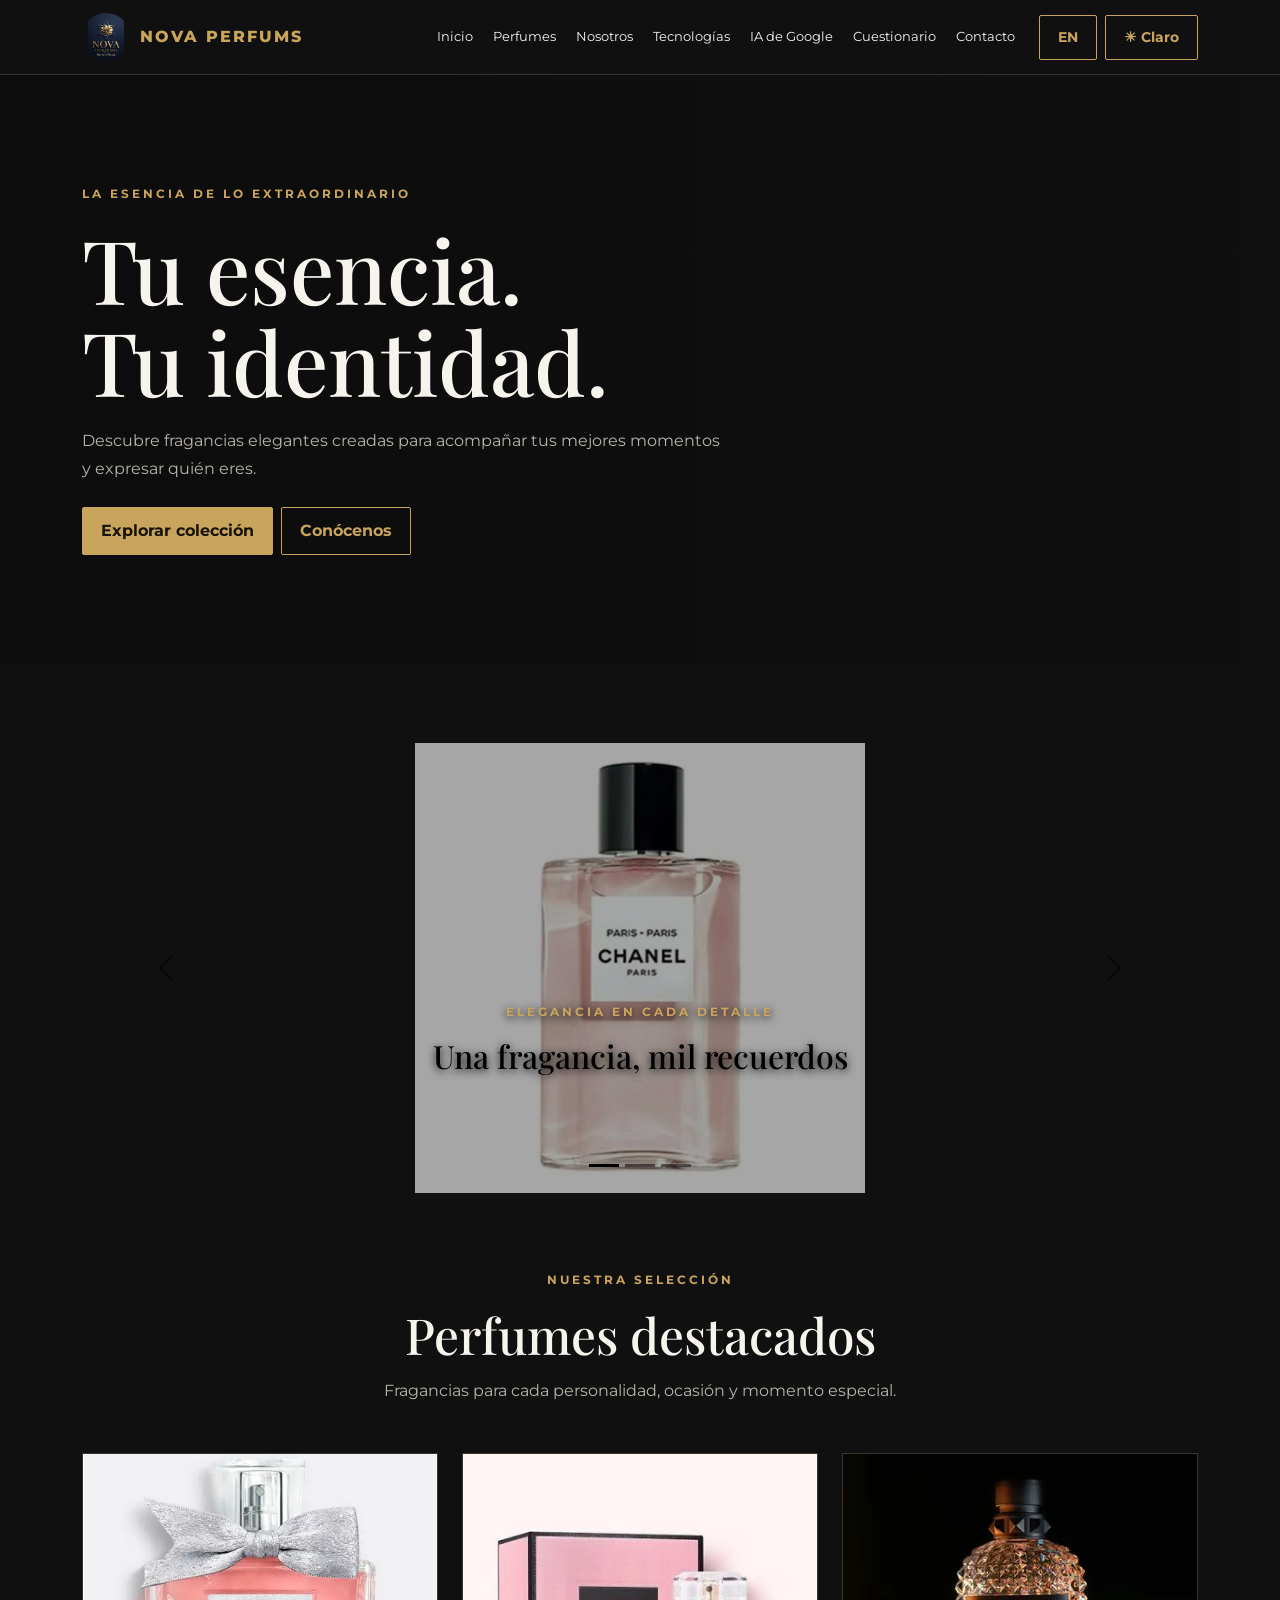
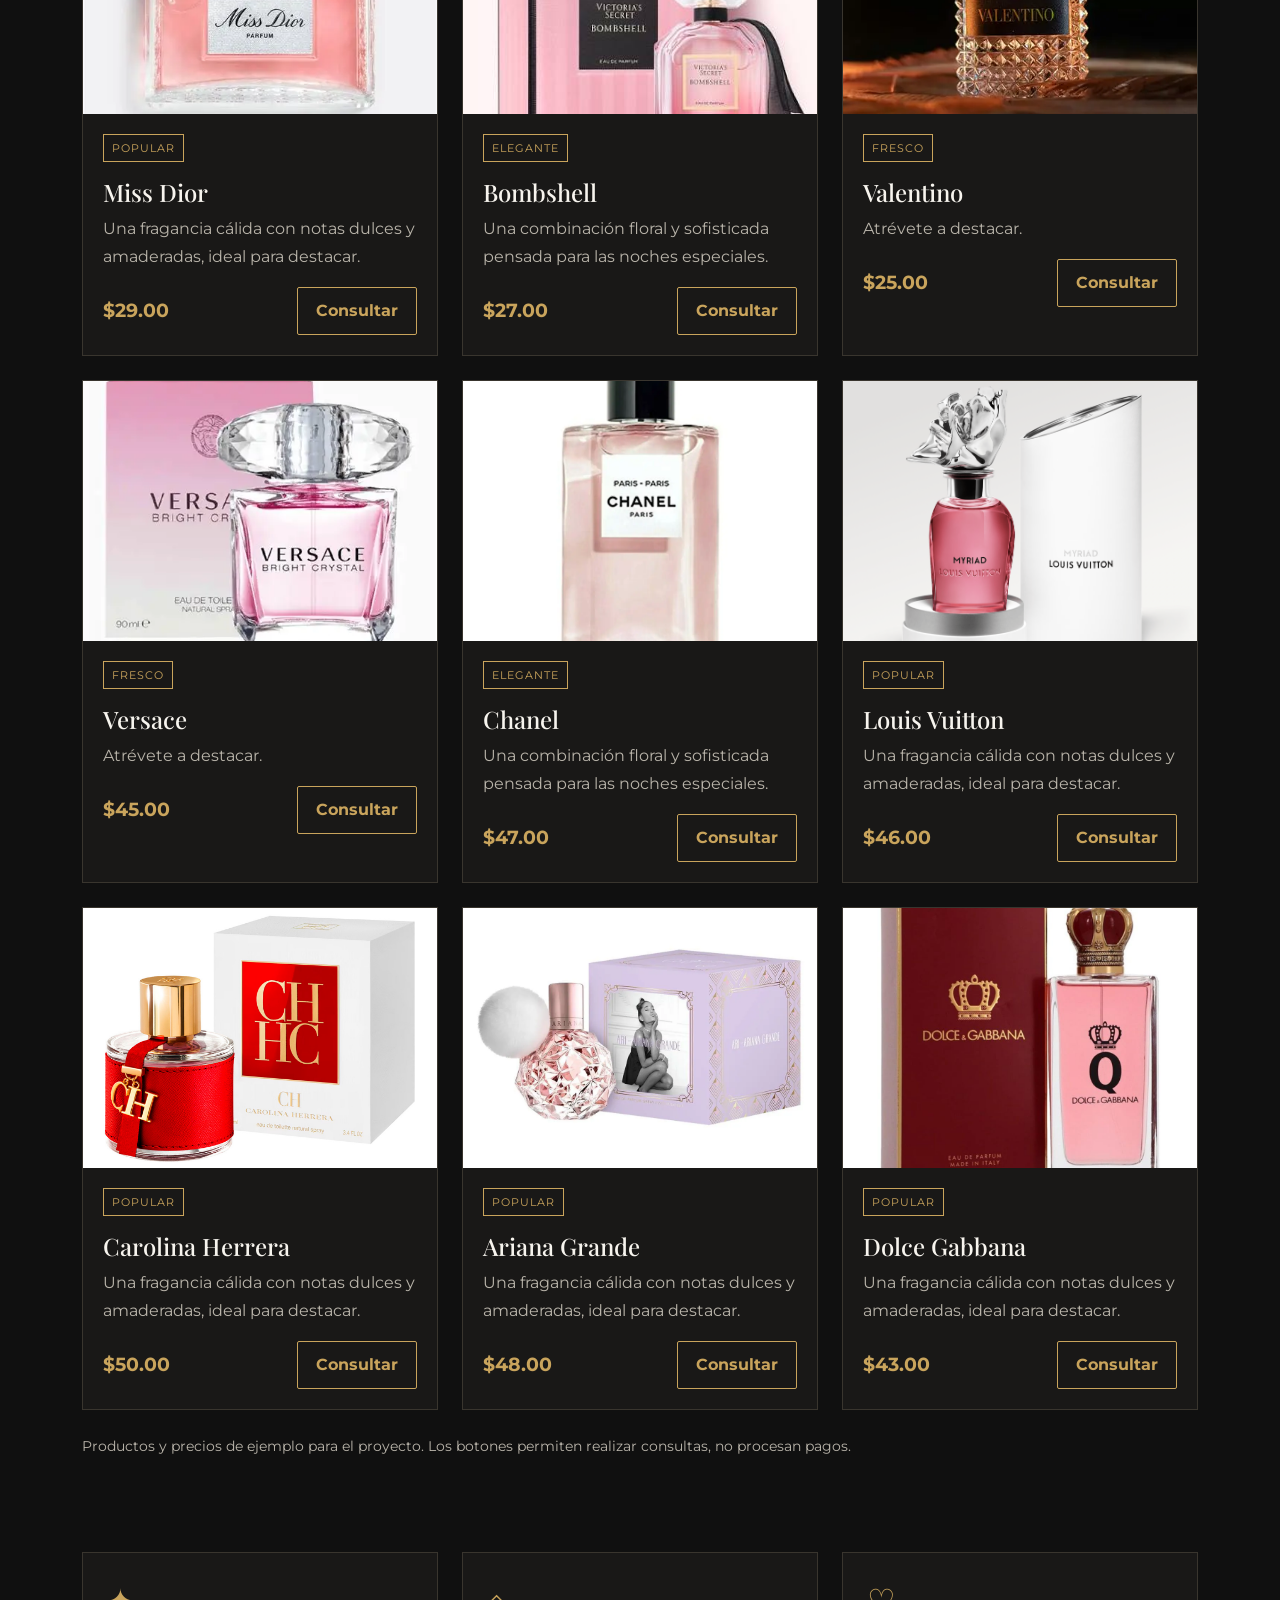
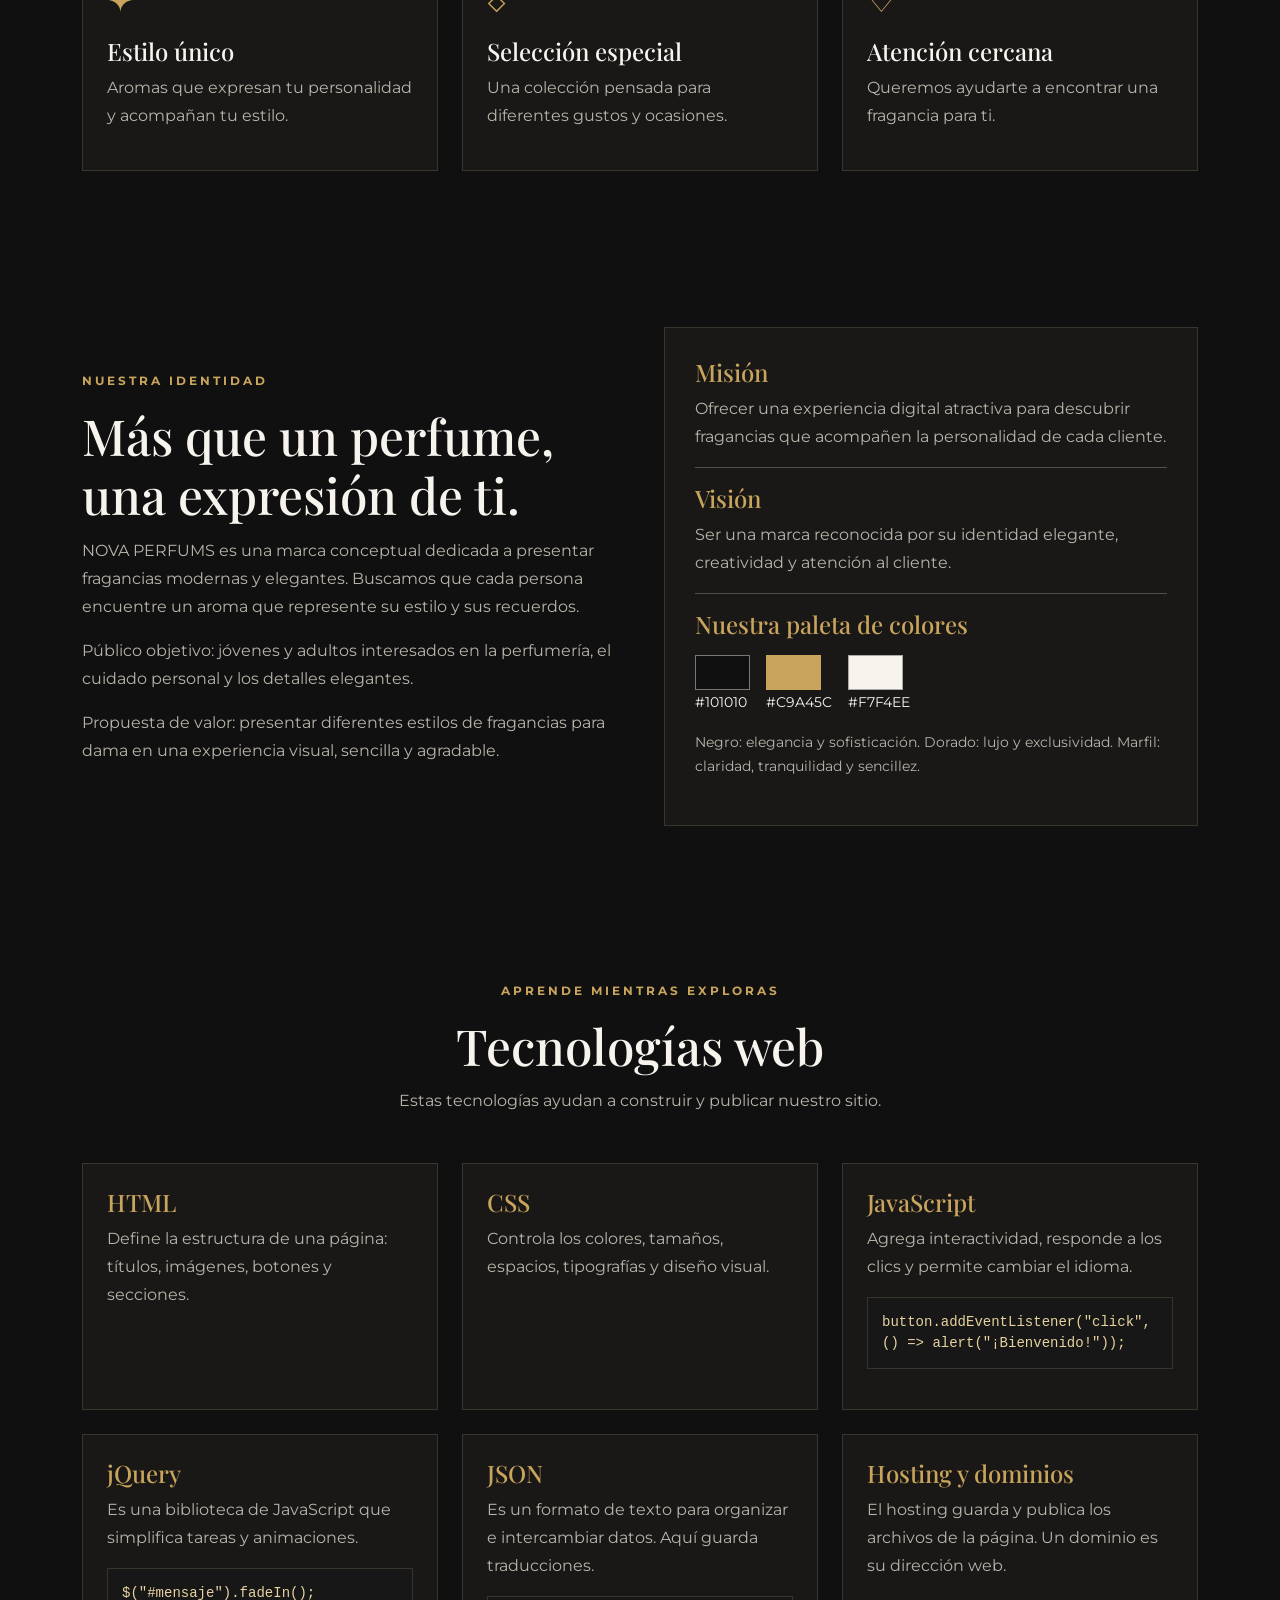
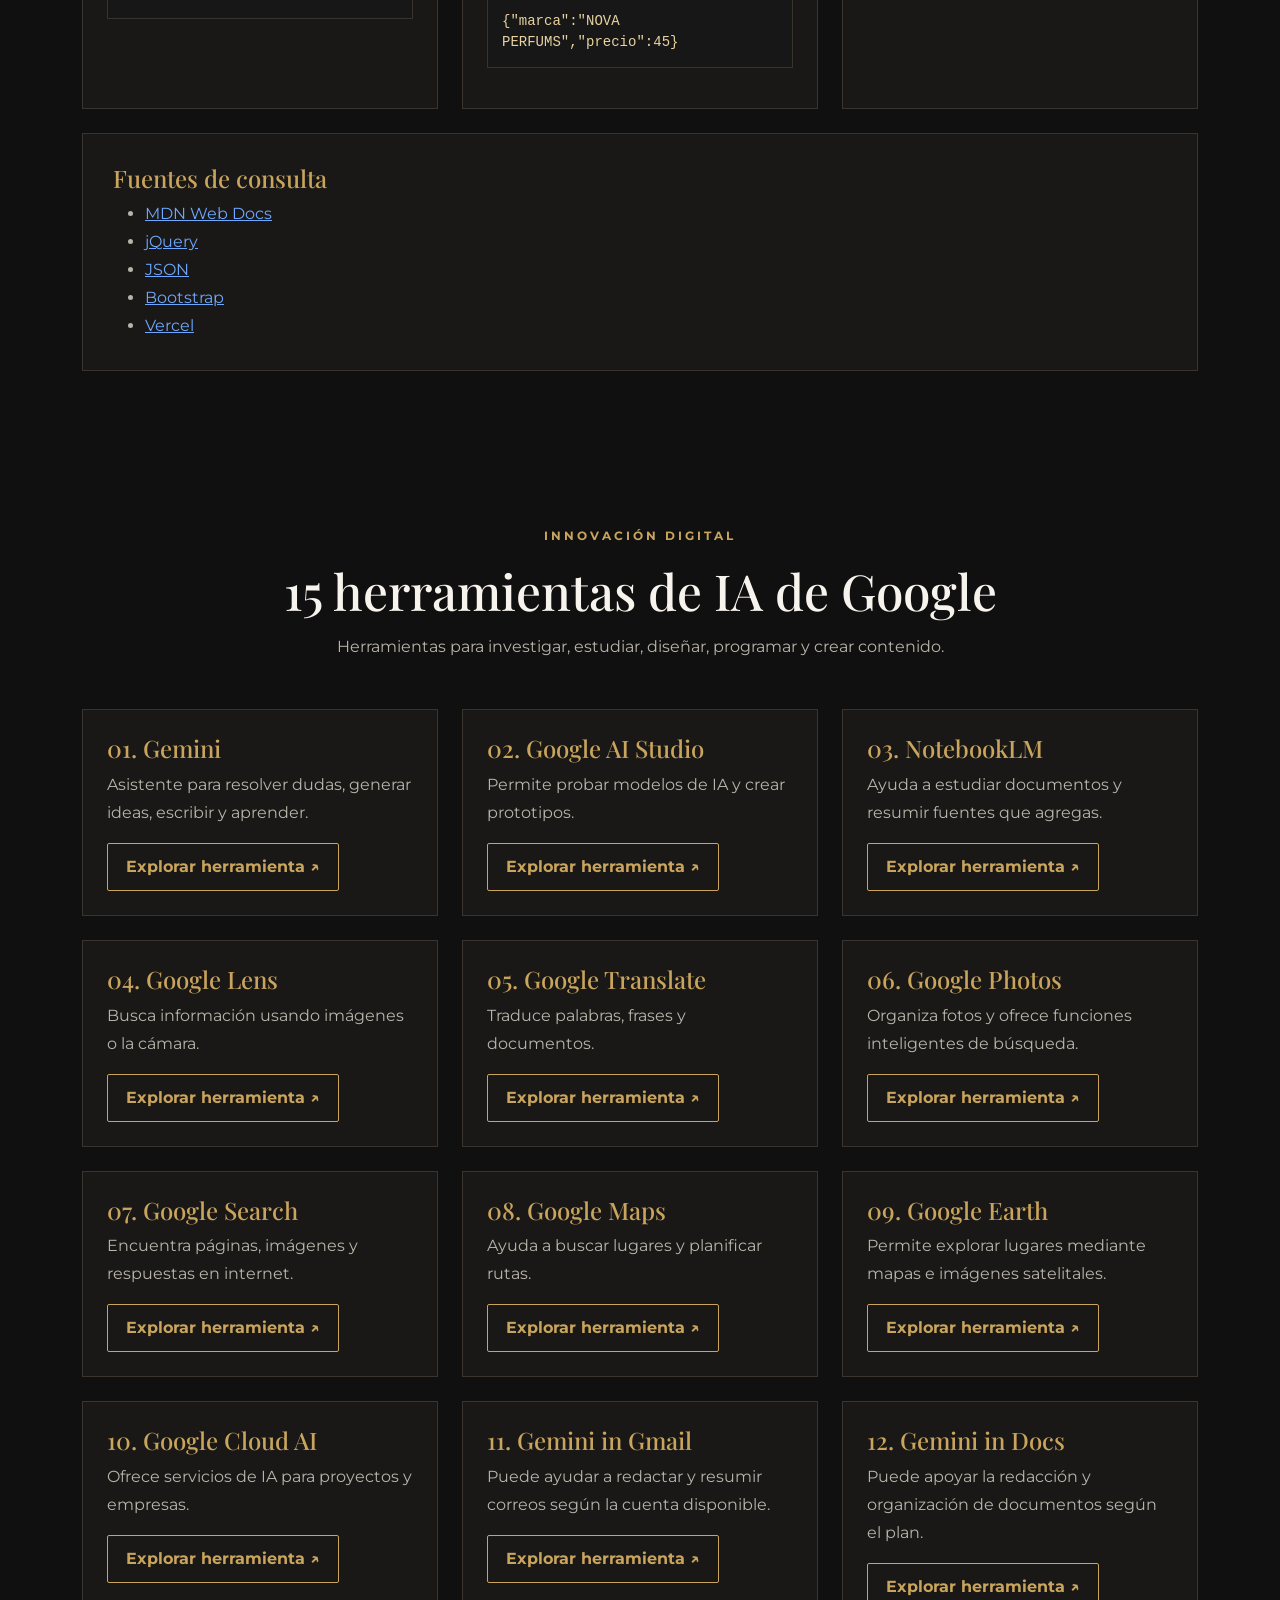
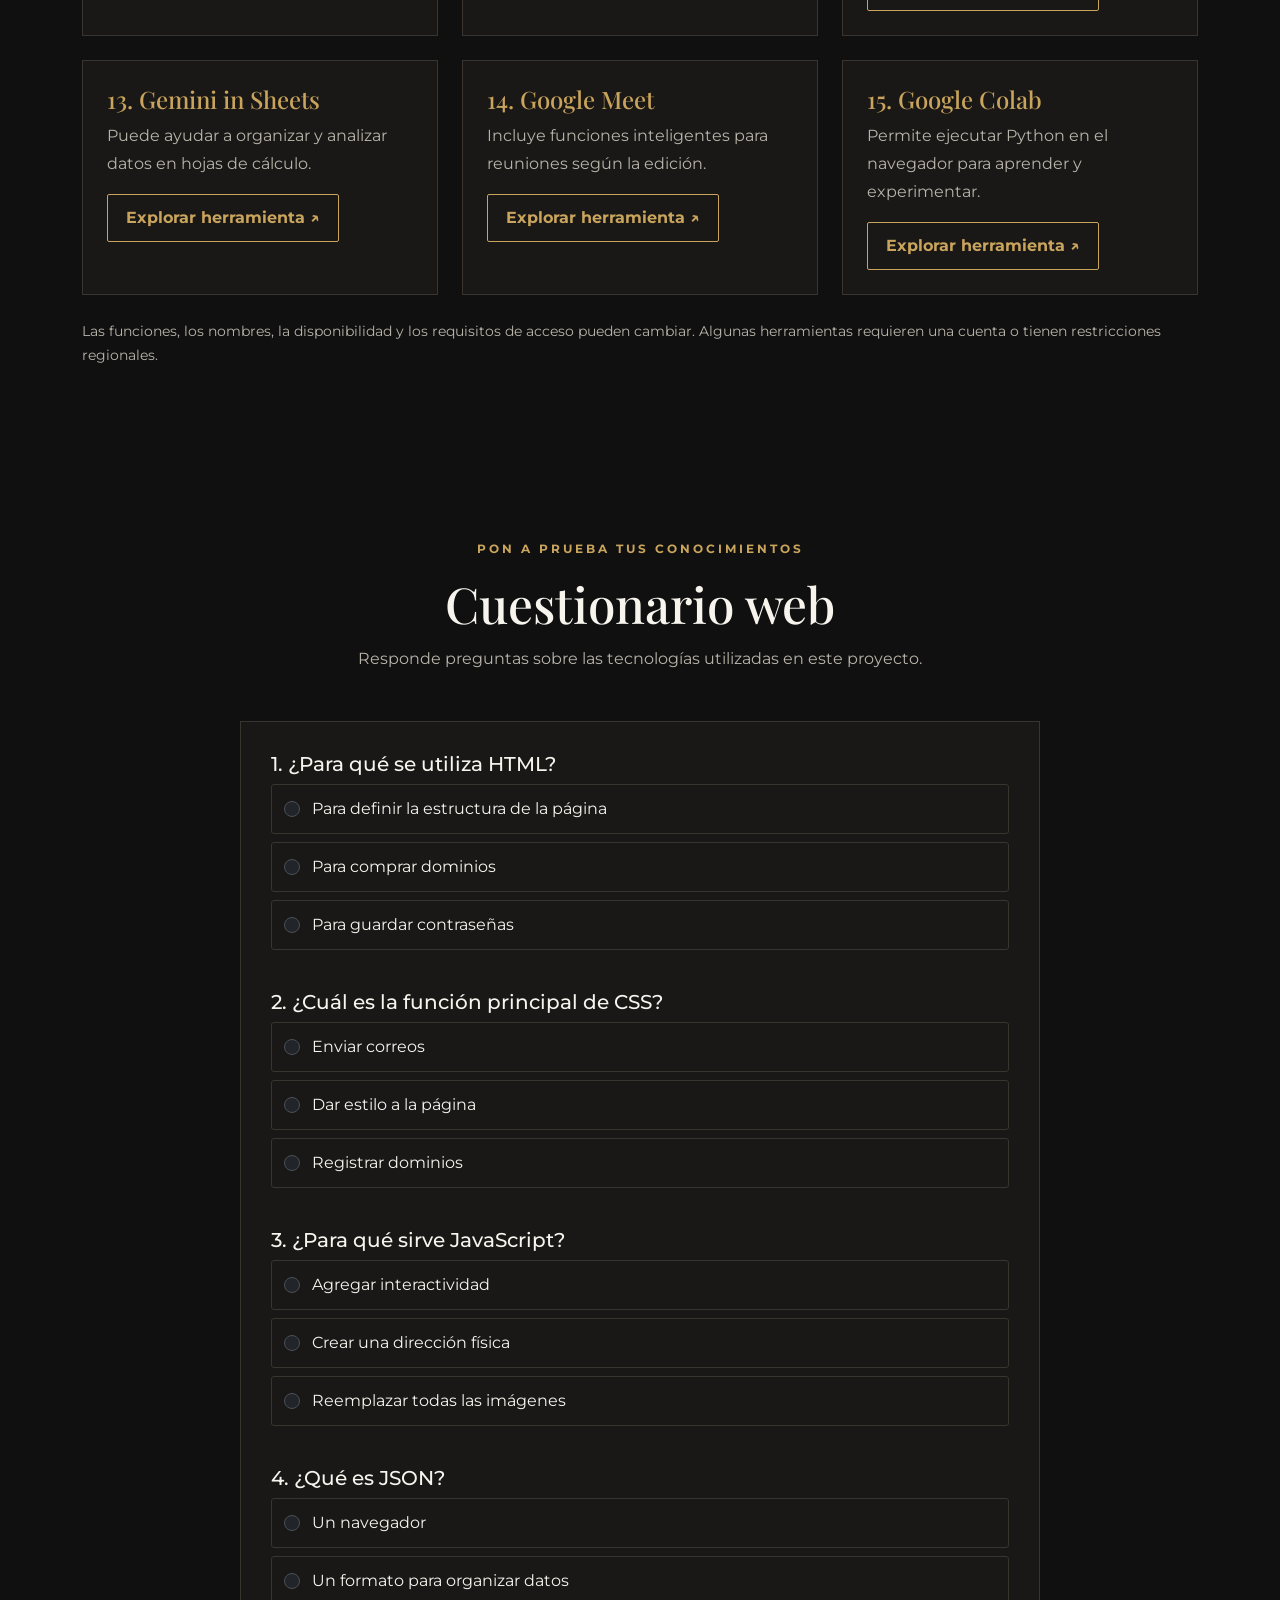
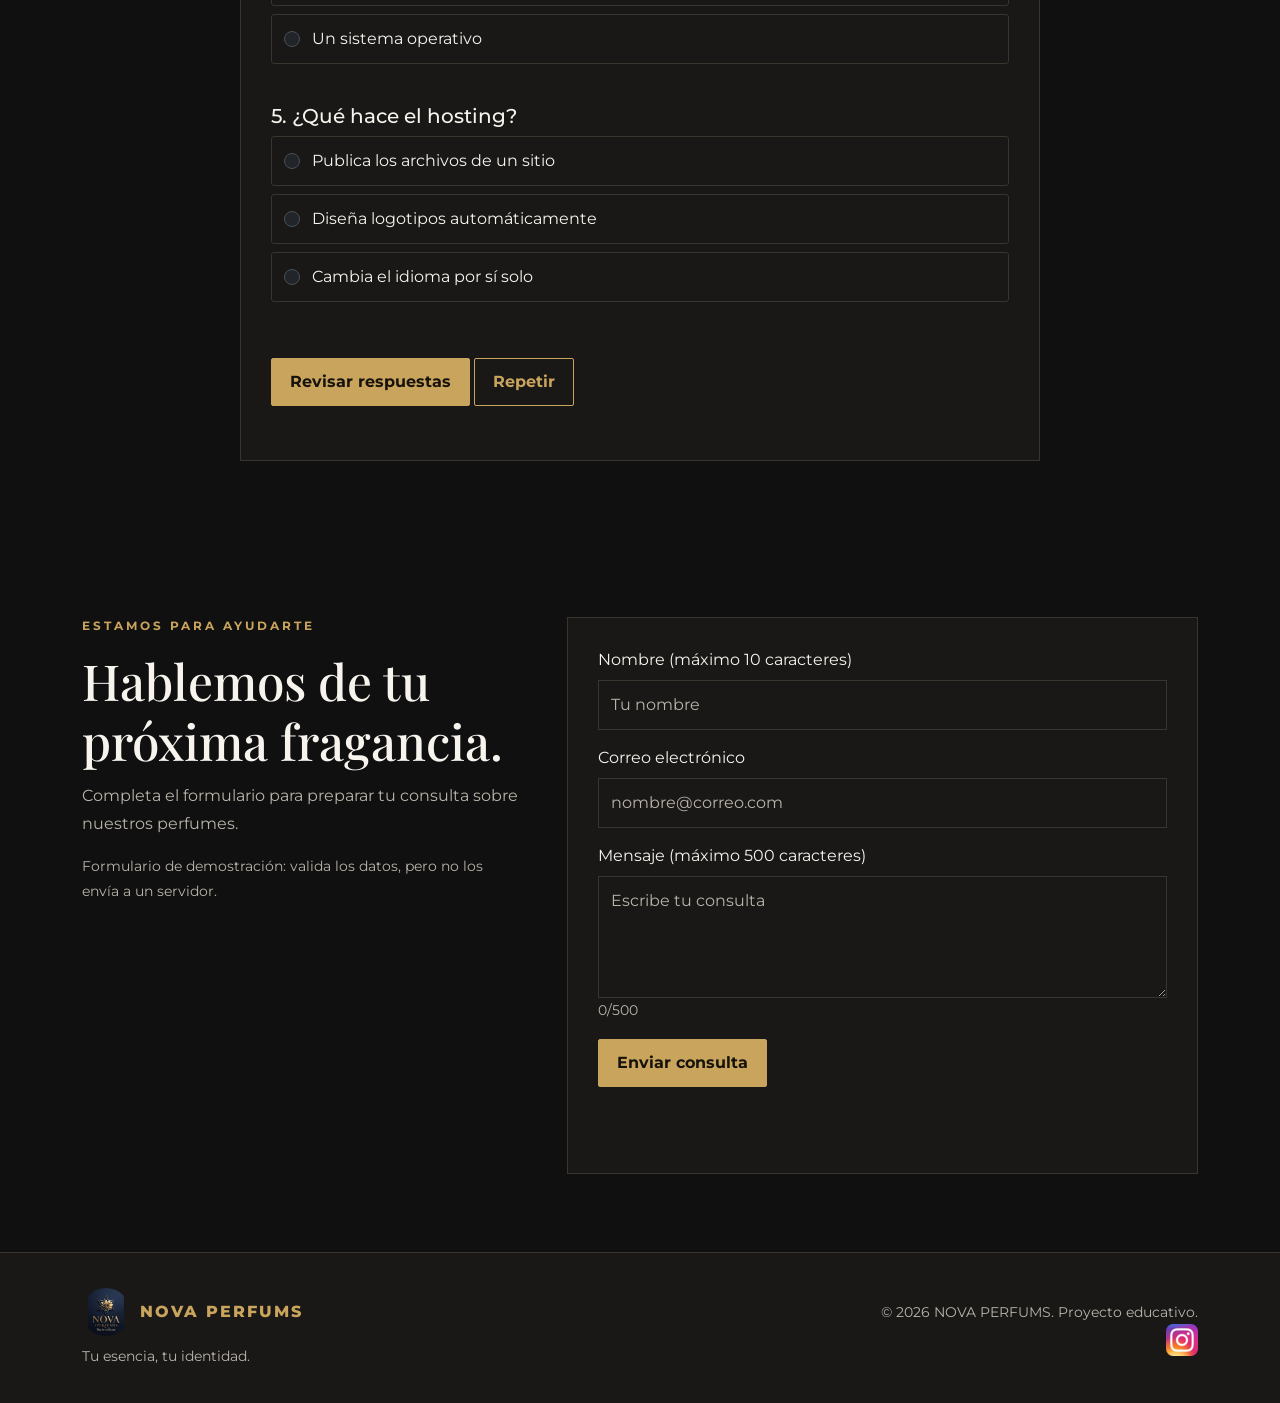
<file: index.html>
<!doctype html>
<html lang="es" data-bs-theme="dark">

<head>
    <meta charset="utf-8">
    <meta name="viewport" content="width=device-width, initial-scale=1">
    <meta name="description" content="NOVA PERFUMS: fragancias elegantes para expresar tu identidad.">
    <title>NOVA PERFUMS | Tu esencia, tu identidad</title>
    <link href="https://cdn.jsdelivr.net/npm/bootstrap@5.3.3/dist/css/bootstrap.min.css" rel="stylesheet">
    <link
        href="https://fonts.googleapis.com/css2?family=Montserrat:wght@400;500;600;700;800&family=Playfair+Display:wght@500;600;700&display=swap"
        rel="stylesheet">
    <style>
        :root {
            --gold: #c9a45c;
            --gold-light: #e8d3a0;
            --bg: #101010;
            --surface: #191817;
            --text: #f7f4ee;
            --muted: #b9b4aa;
            --border: #39352e;
            --nav-height: 76px
        }

        body.light-mode {
            --bg: #f7f4ee;
            --surface: #fff;
            --text: #171613;
            --muted: #625e56;
            --border: #e2dbce
        }

        * {
            box-sizing: border-box
        }

        html {
            scroll-behavior: smooth;
            scroll-padding-top: calc(var(--nav-height) + 12px)
        }

        body {
            margin: 0;
            background: var(--bg);
            color: var(--text);
            font-family: Montserrat, sans-serif;
            transition: background .25s, color .25s
        }

        section[id],
        header[id] {
            scroll-margin-top: calc(var(--nav-height) + 12px)
        }

        .navbar {
            background: var(--bg);
            border-bottom: 1px solid var(--border);
            z-index: 1030
        }

        .navbar-brand {
            display: flex;
            align-items: center;
            gap: 10px;
            color: var(--gold) !important;
            font-weight: 800;
            letter-spacing: 2px;
            font-size: 1rem
        }

        /* Logo de NOVA PERFUMS */
        .logo-navbar {
            width: 48px;
            height: 48px;
            object-fit: contain;
            border-radius: 50%;
            flex-shrink: 0
        }

        .nav-link {
            color: var(--text) !important;
            font-size: .82rem
        }

        .nav-link:hover,
        .gold,
        .eyebrow {
            color: var(--gold) !important
        }

        .navbar-toggler {
            border-color: var(--gold)
        }

        .navbar-toggler:focus {
            box-shadow: 0 0 0 .15rem #c9a45c55
        }

        .btn-gold,
        .btn-outline-gold {
            border: 1px solid var(--gold);
            border-radius: 2px;
            padding: 11px 18px;
            font-weight: 700;
            transition: background .2s, color .2s, transform .2s
        }

        .btn-gold {
            background: var(--gold);
            color: #17130c
        }

        .btn-gold:hover {
            background: var(--gold-light);
            border-color: var(--gold-light);
            color: #17130c;
            transform: translateY(-2px)
        }

        .btn-outline-gold {
            color: var(--gold)
        }

        .btn-outline-gold:hover {
            background: var(--gold);
            color: #17130c
        }

        .hero {
            min-height: 590px;
            display: flex;
            align-items: center;
            background: linear-gradient(90deg, #0c0c0cf2, #0c0c0ca8, #0c0c0c25), url('https://images.unsplash.com/photo-1541643600914-78b084683601?auto=format&fit=crop&w=1800&q=85') center/cover
        }

        .hero-content {
            max-width: 650px;
            padding: 75px 0
        }

        .eyebrow {
            font-size: .75rem;
            font-weight: 700;
            letter-spacing: 3px;
            text-transform: uppercase
        }

        h1,
        h2,
        h3,
        .serif {
            font-family: 'Playfair Display', serif
        }

        .hero h1 {
            font-size: clamp(3rem, 7vw, 5.5rem);
            line-height: 1.05;
            margin: 20px 0
        }

        .section {
            padding: 78px 0
        }

        .section-title {
            font-size: clamp(2rem, 4vw, 3.1rem);
            margin: 12px 0
        }

        .muted {
            color: var(--muted);
            line-height: 1.75
        }

        .product-card,
        .feature,
        .about-box,
        .tech-card,
        .tool-card {
            height: 100%;
            background: var(--surface);
            border: 1px solid var(--border)
        }

        .product-card {
            transition: transform .25s, border-color .25s
        }

        .product-card:hover {
            transform: translateY(-5px);
            border-color: var(--gold)
        }

        .product-img {
            width: 100%;
            height: 260px;
            object-fit: cover;
            background: #24211b
        }

        .product-info {
            padding: 20px
        }

        .price {
            color: var(--gold);
            font-size: 1.2rem;
            font-weight: 700
        }

        .tag {
            display: inline-block;
            border: 1px solid var(--gold);
            color: var(--gold);
            font-size: .68rem;
            letter-spacing: 1px;
            padding: 5px 8px;
            text-transform: uppercase
        }

        .feature,
        .tech-card,
        .tool-card {
            padding: 24px
        }

        .feature-icon {
            font-size: 2rem;
            color: var(--gold);
            margin-bottom: 12px
        }

        .about-box {
            padding: 30px
        }

        .tech-card pre {
            background: #171717;
            color: #e8d3a0;
            border: 1px solid #38342d;
            padding: 14px;
            overflow-x: auto;
            white-space: pre-wrap
        }

        /* Carrusel de perfumes */
        .carousel-item img {
            width: 100%;
            height: 450px;
            display: block;
            margin-left: auto;
            margin-right: auto;
            object-fit: contain;
            object-position: center;
            filter: brightness(.65)
        }

        .carousel-caption {
            bottom: 20%;
            text-shadow: 0 2px 8px #000
        }

        .contact-input {
            background: var(--surface);
            color: var(--text);
            border: 1px solid var(--border);
            border-radius: 0;
            padding: 12px
        }

        .contact-input:focus {
            background: var(--surface);
            color: var(--text);
            border-color: var(--gold);
            box-shadow: 0 0 0 .15rem #c9a45c26
        }

        .contact-input::placeholder {
            color: var(--muted)
        }

        .form-message {
            min-height: 24px
        }

        .quiz-option {
            display: block;
            width: 100%;
            text-align: left;
            padding: 12px;
            margin: 8px 0;
            border: 1px solid var(--border);
            background: var(--surface);
            color: var(--text);
            border-radius: 3px
        }

        .quiz-option:hover,
        .quiz-option.selected {
            border-color: var(--gold)
        }

        .quiz-option.correct {
            border-color: #218838
        }

        .quiz-option.wrong {
            border-color: #dc3545
        }

        footer {
            padding: 35px 0;
            border-top: 1px solid var(--border);
            background: var(--surface)
        }

        .fade-up {
            opacity: 0;
            transform: translateY(16px);
            transition: opacity .5s ease, transform .5s ease
        }

        .fade-up.visible {
            opacity: 1;
            transform: translateY(0)
        }

        @media(max-width:767px) {
            .hero {
                min-height: 510px;
                background-position: 60% center
            }

            .section {
                padding: 55px 0
            }

            .product-img {
                height: 240px
            }

            .carousel-item img {
                height: 150px
            }

            .carousel-caption {
                bottom: 8%
            }

            .about-box {
                padding: 22px
            }
        }

        @media(max-width:576px) {
            .logo-navbar {
                width: 40px;
                height: 40px
            }

            .navbar-brand {
                font-size: .85rem;
                letter-spacing: 1px
            }
        }

        @media(prefers-reduced-motion:reduce) {
            html {
                scroll-behavior: auto
            }

            *,
            *::before,
            *::after {
                transition-duration: .01ms !important;
                animation-duration: .01ms !important
            }
        }
    </style>
</head>

<body>
    <!-- Navegación principal -->
    <nav class="navbar navbar-expand-lg sticky-top" id="navbarPrincipal">
        <div class="container">
            <a class="navbar-brand" href="#inicio">
                <img src="WhatsApp Image 2026-10-22 at 10.38.38 AM.jpeg" alt="Logo de NOVA PERFUMS" class="logo-navbar">
                <span>NOVA PERFUMS</span>
            </a>
            <button class="navbar-toggler" type="button" data-bs-toggle="collapse" data-bs-target="#menu"
                aria-controls="menu" aria-expanded="false" aria-label="Abrir menú">☰</button>
            <div class="collapse navbar-collapse" id="menu">
                <ul class="navbar-nav ms-auto align-items-lg-center gap-lg-1">
                    <li class="nav-item"><a class="nav-link" href="#inicio" data-i18n="navHome">Inicio</a></li>
                    <li class="nav-item"><a class="nav-link" href="#perfumes" data-i18n="navProducts">Perfumes</a></li>
                    <li class="nav-item"><a class="nav-link" href="#nosotros" data-i18n="navAbout">Nosotros</a></li>
                    <li class="nav-item"><a class="nav-link" href="#tecnologias" data-i18n="navTech">Tecnologías</a>
                    </li>
                    <li class="nav-item"><a class="nav-link" href="#inteligencia-google" data-i18n="navAI">IA de
                            Google</a></li>
                    <li class="nav-item"><a class="nav-link" href="#cuestionario" data-i18n="navQuiz">Cuestionario</a>
                    </li>
                    <li class="nav-item"><a class="nav-link" href="#contacto" data-i18n="navContact">Contacto</a></li>
                </ul>
                <div class="d-flex gap-2 ms-lg-3 my-3 my-lg-0">
                    <button class="btn btn-outline-gold btn-sm" id="languageButton" type="button"
                        aria-label="Change language">EN</button>
                    <button class="btn btn-outline-gold btn-sm" id="themeButton" type="button">☀ Claro</button>
                </div>
            </div>
        </div>
    </nav>

    <!-- Presentación de la marca -->
    <header class="hero" id="inicio">
        <div class="container">
            <div class="hero-content fade-up">
                <p class="eyebrow" data-i18n="heroEyebrow">La esencia de lo extraordinario</p>
                <h1 data-i18n="heroTitle">Tu esencia.<br>Tu identidad.</h1>
                <p class="muted mb-4" data-i18n="heroText">Descubre fragancias elegantes creadas para acompañar tus
                    mejores momentos y expresar quién eres.</p>
                <a href="#perfumes" class="btn btn-gold" data-i18n="heroButton">Explorar colección</a>
                <a href="#nosotros" class="btn btn-outline-gold ms-1" data-i18n="aboutButton">Conócenos</a>
            </div>
        </div>
    </header>

    <!-- Carrusel de inspiración -->
    <section class="section pb-0" aria-label="Inspiración de fragancias">
        <div class="container">
            <div id="perfumeCarousel" class="carousel slide carousel-fade" data-bs-ride="carousel">
                <div class="carousel-indicators">
                    <button type="button" data-bs-target="#perfumeCarousel" data-bs-slide-to="0" class="active"
                        aria-current="true" aria-label="Diapositiva 1"></button>
                    <button type="button" data-bs-target="#perfumeCarousel" data-bs-slide-to="1"
                        aria-label="Diapositiva 2"></button>
                    <button type="button" data-bs-target="#perfumeCarousel" data-bs-slide-to="2"
                        aria-label="Diapositiva 3"></button>
                </div>
                <div class="carousel-inner">
                    <div class="carousel-item active">
                        <img src="imagen chenel.webp" alt="Frasco de perfume elegante">
                        <div class="carousel-caption">
                            <p class="eyebrow" data-i18n="slide1Small">Elegancia en cada detalle</p>
                            <h2 data-i18n="slide1Title">Una fragancia, mil recuerdos</h2>
                        </div>
                    </div>
                    <div class="carousel-item">
                        <img src="imagen louis vuiton.webp" alt="Colección de fragancias">
                        <div class="carousel-caption">
                            <p class="eyebrow" data-i18n="slide2Small">Descubre tu estilo</p>
                            <h2 data-i18n="slide2Title">Encuentra tu esencia</h2>
                        </div>
                    </div>
                    <div class="carousel-item">
                        <img src="imagen versace.webp" alt="Perfume para ocasiones especiales">
                        <div class="carousel-caption">
                            <p class="eyebrow" data-i18n="slide3Small">Momentos inolvidables</p>
                            <h2 data-i18n="slide3Title">Deja tu propia huella</h2>
                        </div>
                    </div>

                </div>
                <button class="carousel-control-prev" type="button" data-bs-target="#perfumeCarousel"
                    data-bs-slide="prev" aria-label="Anterior">
                    <span class="carousel-control-prev-icon"></span>
                </button>
                <button class="carousel-control-next" type="button" data-bs-target="#perfumeCarousel"
                    data-bs-slide="next" aria-label="Siguiente">
                    <span class="carousel-control-next-icon"></span>
                </button>
            </div>
        </div>
    </section>

    <!-- Catálogo de perfumes -->
    <section class="section" id="perfumes">
        <div class="container">
            <div class="text-center mb-5 fade-up">
                <p class="eyebrow" data-i18n="collectionEyebrow">Nuestra selección</p>
                <h2 class="section-title" data-i18n="collectionTitle">Perfumes destacados</h2>
                <p class="muted" data-i18n="collectionText">Fragancias para cada personalidad, ocasión y momento
                    especial.</p>
            </div>
            <div class="row g-4">
                <div class="col-md-6 col-lg-4 fade-up">
                    <article class="product-card">
                        <img class="product-img" src="IMAGEN DIOR.webp" alt="Perfume Miss Dior" loading="lazy">
                        <div class="product-info">
                            <span class="tag" data-i18n="tagPopular">Popular</span>
                            <h3 class="h4 mt-3">Miss Dior</h3>
                            <p class="muted" data-i18n="goldenDesc">Una fragancia cálida con notas dulces y amaderadas,
                                ideal para destacar.</p>
                            <div class="d-flex justify-content-between align-items-center">
                                <span class="price">$29.00</span>
                                <button class="btn btn-outline-gold buy-button" data-product="Miss Dior"
                                    data-i18n="buyButton">Consultar</button>
                            </div>
                        </div>
                    </article>
                </div>
                <div class="col-md-6 col-lg-4 fade-up">
                    <article class="product-card">
                        <img class="product-img" src="images bombshell.jpg" alt="Perfume Bombshell" loading="lazy">
                        <div class="product-info">
                            <span class="tag" data-i18n="tagElegant">Elegante</span>
                            <h3 class="h4 mt-3">Bombshell</h3>
                            <p class="muted" data-i18n="midnightDesc">Una combinación floral y sofisticada pensada para
                                las noches especiales.</p>
                            <div class="d-flex justify-content-between align-items-center">
                                <span class="price">$27.00</span>
                                <button class="btn btn-outline-gold buy-button" data-product="Bombshell"
                                    data-i18n="buyButton">Consultar</button>
                            </div>
                        </div>
                    </article>
                </div>
                <div class="col-md-6 col-lg-4 fade-up">
                    <article class="product-card">
                        <img class="product-img" src="IMAGEN,VALENTINO.webp" alt="Perfume Valentino" loading="lazy">
                        <div class="product-info">
                            <span class="tag" data-i18n="tagFresh">Fresco</span>
                            <h3 class="h4 mt-3">Valentino</h3>
                            <p class="muted" data-i18n="freshDesc">Notas frescas y ligeras para acompañarte durante el
                                día.</p>
                            <div class="d-flex justify-content-between align-items-center">
                                <span class="price">$25.00</span>
                                <button class="btn btn-outline-gold buy-button" data-product="Valentino"
                                    data-i18n="buyButton">Consultar</button>
                            </div>
                        </div>
                    </article>
                </div>
                <div class="col-md-6 col-lg-4 fade-up">
                    <article class="product-card">
                        <img class="product-img" src="imagen versace.webp" alt="Perfume Versace" loading="lazy">
                        <div class="product-info">
                            <span class="tag" data-i18n="tagFresh">Fresco</span>
                            <h3 class="h4 mt-3">Versace</h3>
                            <p class="muted" data-i18n="freshDesc">Notas frescas y ligeras para acompañarte durante el
                                día.</p>
                            <div class="d-flex justify-content-between align-items-center">
                                <span class="price">$45.00</span>
                                <button class="btn btn-outline-gold buy-button" data-product="Versace"
                                    data-i18n="buyButton">Consultar</button>
                            </div>
                        </div>
                    </article>
                </div>
                <div class="col-md-6 col-lg-4 fade-up">
                    <article class="product-card">
                        <img class="product-img" src="imagen chenel.webp" alt="Perfume Chanel" loading="lazy">
                        <div class="product-info">
                            <span class="tag" data-i18n="tagElegant">Elegante</span>
                            <h3 class="h4 mt-3">Chanel</h3>
                            <p class="muted" data-i18n="midnightDesc">Una combinación floral y sofisticada pensada para
                                las noches especiales.</p>
                            <div class="d-flex justify-content-between align-items-center">
                                <span class="price">$47.00</span>
                                <button class="btn btn-outline-gold buy-button" data-product="Chanel"
                                    data-i18n="buyButton">Consultar</button>
                            </div>
                        </div>
                    </article>
                </div>
                <div class="col-md-6 col-lg-4 fade-up">
                    <article class="product-card">
                        <img class="product-img" src="imagen nuevi louis.png" alt="Perfume de colección" loading="lazy">
                        <div class="product-info">
                            <span class="tag" data-i18n="tagPopular">Popular</span>
                            <h3 class="h4 mt-3">Louis Vuitton</h3>
                            <p class="muted" data-i18n="goldenDesc">Una fragancia cálida con notas dulces y amaderadas,
                                ideal para destacar.</p>
                            <div class="d-flex justify-content-between align-items-center">
                                <span class="price">$46.00</span>
                                <button class="btn btn-outline-gold buy-button" data-product="Louis Vuitton"
                                    data-i18n="buyButton">Consultar</button>
                            </div>
                        </div>
                    </article>
                </div>
                <div class="col-md-6 col-lg-4 fade-up">
                    <article class="product-card">
                        <img class="product-img" src="carolina herrera.jpg" alt="Perfume de colección" loading="lazy">
                        <div class="product-info">
                            <span class="tag" data-i18n="tagPopular">Popular</span>
                            <h3 class="h4 mt-3">Carolina Herrera</h3>
                            <p class="muted" data-i18n="goldenDesc">“Brilla con luz propia y convierte cada momento en
                                una celebración.</p>
                            <div class="d-flex justify-content-between align-items-center">
                                <span class="price">$50.00</span>
                                <button class="btn btn-outline-gold buy-button" data-product="Louis Vuitton"
                                    data-i18n="buyButton">Consultar</button>
                            </div>
                        </div>
                    </article>
                </div>
                <div class="col-md-6 col-lg-4 fade-up">
                    <article class="product-card">
                        <img class="product-img" src="ariana grande.webp" alt="Perfume de colección" loading="lazy">
                        <div class="product-info">
                            <span class="tag" data-i18n="tagPopular">Popular</span>
                            <h3 class="h4 mt-3">Ariana Grande</h3>
                            <p class="muted" data-i18n="goldenDesc">Un toque de dulzura que conquista desde el primer
                                instante. </p>
                            <div class="d-flex justify-content-between align-items-center">
                                <span class="price">$48.00</span>
                                <button class="btn btn-outline-gold buy-button" data-product="Louis Vuitton"
                                    data-i18n="buyButton">Consultar</button>
                            </div>
                        </div>
                    </article>
                </div>
                <div class="col-md-6 col-lg-4 fade-up">
                    <article class="product-card">
                        <img class="product-img" src="dolce gabbana.jpg" alt="Perfume de colección" loading="lazy">
                        <div class="product-info">
                            <span class="tag" data-i18n="tagPopular">Popular</span>
                            <h3 class="h4 mt-3">Dolce Gabbana</h3>
                            <p class="muted" data-i18n="goldenDesc">Un aroma que habla de elegancia sin decir una
                                palabra.</p>
                            <div class="d-flex justify-content-between align-items-center">
                                <span class="price">$43.00</span>
                                <button class="btn btn-outline-gold buy-button" data-product="Louis Vuitton"
                                    data-i18n="buyButton">Consultar</button>
                            </div>
                        </div>
                    </article>
                </div>
            </div>
            <p class="muted small mt-4" data-i18n="demoNotice">Productos y precios de ejemplo para el proyecto. Los
                botones permiten realizar consultas, no procesan pagos.</p>
        </div>
    </section>

    <!-- Ventajas de la marca -->
    <section class="section pt-0">
        <div class="container">
            <div class="row g-4">
                <div class="col-md-4 fade-up">
                    <div class="feature">
                        <div class="feature-icon">✦</div>
                        <h3 class="h4" data-i18n="feature1Title">Estilo único</h3>
                        <p class="muted" data-i18n="feature1Text">Aromas que expresan tu personalidad y acompañan tu
                            estilo.</p>
                    </div>
                </div>
                <div class="col-md-4 fade-up">
                    <div class="feature">
                        <div class="feature-icon">◇</div>
                        <h3 class="h4" data-i18n="feature2Title">Selección especial</h3>
                        <p class="muted" data-i18n="feature2Text">Una colección pensada para diferentes gustos y
                            ocasiones.</p>
                    </div>
                </div>
                <div class="col-md-4 fade-up">
                    <div class="feature">
                        <div class="feature-icon">♡</div>
                        <h3 class="h4" data-i18n="feature3Title">Atención cercana</h3>
                        <p class="muted" data-i18n="feature3Text">Queremos ayudarte a encontrar una fragancia para ti.
                        </p>
                    </div>
                </div>
            </div>
        </div>
    </section>

    <!-- Identidad y propuesta de valor -->
    <section class="section" id="nosotros">
        <div class="container">
            <div class="row g-5 align-items-center">
                <div class="col-lg-6 fade-up">
                    <p class="eyebrow" data-i18n="aboutEyebrow">Nuestra identidad</p>
                    <h2 class="section-title" data-i18n="aboutTitle">Más que un perfume, una expresión de ti.</h2>
                    <p class="muted" data-i18n="aboutText">NOVA PERFUMS es una marca conceptual dedicada a presentar
                        fragancias modernas y elegantes. Buscamos que cada persona encuentre un aroma que represente su
                        estilo y sus recuerdos.</p>
                    <p class="muted" data-i18n="audienceText">Público objetivo: jóvenes y adultos interesados en la
                        perfumería, el cuidado personal y los detalles elegantes.</p>
                    <p class="muted" data-i18n="valueText">Propuesta de valor: presentar diferentes estilos de
                        fragancias para dama en una experiencia visual, sencilla y agradable.</p>
                </div>
                <div class="col-lg-6 fade-up">
                    <div class="about-box">
                        <h3 class="h4 gold" data-i18n="missionTitle">Misión</h3>
                        <p class="muted" data-i18n="missionText">Ofrecer una experiencia digital atractiva para
                            descubrir fragancias que acompañen la personalidad de cada cliente.</p>
                        <hr>
                        <h3 class="h4 gold" data-i18n="visionTitle">Visión</h3>
                        <p class="muted" data-i18n="visionText">Ser una marca reconocida por su identidad elegante,
                            creatividad y atención al cliente.</p>
                        <hr>
                        <h3 class="h4 gold" data-i18n="colorsTitle">Nuestra paleta de colores</h3>
                        <div class="d-flex gap-3 flex-wrap mt-3">
                            <div>
                                <div style="width:55px;height:35px;background:#101010;border:1px solid #777"></div>
                                <small>#101010</small>
                            </div>
                            <div>
                                <div style="width:55px;height:35px;background:#C9A45C"></div>
                                <small>#C9A45C</small>
                            </div>
                            <div>
                                <div style="width:55px;height:35px;background:#F7F4EE;border:1px solid #aaa"></div>
                                <small>#F7F4EE</small>
                            </div>
                        </div>
                        <p class="muted small mt-3" data-i18n="colorsText">Negro: elegancia y sofisticación. Dorado:
                            lujo y exclusividad. Marfil: claridad, tranquilidad y sencillez.</p>
                    </div>
                </div>
            </div>
        </div>
    </section>

    <!-- Investigación sobre tecnologías web -->
    <section class="section" id="tecnologias">
        <div class="container">
            <div class="text-center mb-5">
                <p class="eyebrow" data-i18n="techEyebrow">Aprende mientras exploras</p>
                <h2 class="section-title" data-i18n="techTitle">Tecnologías web</h2>
                <p class="muted" data-i18n="techIntro">Estas tecnologías ayudan a construir y publicar nuestro sitio.
                </p>
            </div>
            <div class="row g-4">
                <div class="col-md-6 col-lg-4">
                    <div class="tech-card">
                        <h3 class="gold h4">HTML</h3>
                        <p class="muted" data-i18n="htmlText">Define la estructura de una página: títulos, imágenes,
                            botones y secciones.</p>
                    </div>
                </div>
                <div class="col-md-6 col-lg-4">
                    <div class="tech-card">
                        <h3 class="gold h4">CSS</h3>
                        <p class="muted" data-i18n="cssText">Controla los colores, tamaños, espacios, tipografías y
                            diseño visual.</p>
                    </div>
                </div>
                <div class="col-md-6 col-lg-4">
                    <div class="tech-card">
                        <h3 class="gold h4">JavaScript</h3>
                        <p class="muted" data-i18n="jsText">Agrega interactividad, responde a los clics y permite
                            cambiar el idioma.</p>
                        <pre><code>button.addEventListener("click", () =&gt; alert("¡Bienvenido!"));</code></pre>
                    </div>
                </div>
                <div class="col-md-6 col-lg-4">
                    <div class="tech-card">
                        <h3 class="gold h4">jQuery</h3>
                        <p class="muted" data-i18n="jqueryText">Es una biblioteca de JavaScript que simplifica tareas y
                            animaciones.</p>
                        <pre><code>$("#mensaje").fadeIn();</code></pre>
                    </div>
                </div>
                <div class="col-md-6 col-lg-4">
                    <div class="tech-card">
                        <h3 class="gold h4">JSON</h3>
                        <p class="muted" data-i18n="jsonText">Es un formato de texto para organizar e intercambiar
                            datos. Aquí guarda traducciones.</p>
                        <pre><code>{"marca":"NOVA PERFUMS","precio":45}</code></pre>
                    </div>
                </div>
                <div class="col-md-6 col-lg-4">
                    <div class="tech-card">
                        <h3 class="gold h4" data-i18n="hostingTitle">Hosting y dominios</h3>
                        <p class="muted" data-i18n="hostingText">El hosting guarda y publica los archivos de la página.
                            Un dominio es su dirección web.</p>
                    </div>
                </div>
            </div>
            <div class="about-box mt-4">
                <h3 class="h4 gold" data-i18n="sourcesTitle">Fuentes de consulta</h3>
                <ul class="muted mb-0">
                    <li><a href="https://developer.mozilla.org/es/" target="_blank" rel="noopener noreferrer">MDN Web
                            Docs</a></li>
                    <li><a href="https://jquery.com/" target="_blank" rel="noopener noreferrer">jQuery</a></li>
                    <li><a href="https://www.json.org/json-es.html" target="_blank" rel="noopener noreferrer">JSON</a>
                    </li>
                    <li><a href="https://getbootstrap.com/docs/5.3/" target="_blank"
                            rel="noopener noreferrer">Bootstrap</a></li>
                    <li><a href="https://vercel.com/docs" target="_blank" rel="noopener noreferrer">Vercel</a></li>
                </ul>
            </div>
        </div>
    </section>

    <!-- Herramientas de inteligencia artificial de Google -->
    <section class="section" id="inteligencia-google">
        <div class="container">
            <div class="text-center mb-5">
                <p class="eyebrow" data-i18n="aiEyebrow">Innovación digital</p>
                <h2 class="section-title" data-i18n="aiTitle">15 herramientas de IA de Google</h2>
                <p class="muted" data-i18n="aiIntro">Herramientas para investigar, estudiar, diseñar, programar y crear
                    contenido.</p>
            </div>
            <div class="row g-4" id="aiTools"></div>
            <p class="muted small mt-4" data-i18n="aiNote">Las funciones, los nombres, la disponibilidad y los
                requisitos de acceso pueden cambiar. Algunas herramientas requieren una cuenta o tienen restricciones
                regionales.</p>
        </div>
    </section>

    <!-- Cuestionario de repaso -->
    <section class="section" id="cuestionario">
        <div class="container">
            <div class="text-center mb-5">
                <p class="eyebrow" data-i18n="quizEyebrow">Pon a prueba tus conocimientos</p>
                <h2 class="section-title" data-i18n="quizTitle">Cuestionario web</h2>
                <p class="muted" data-i18n="quizIntro">Responde preguntas sobre las tecnologías utilizadas en este
                    proyecto.</p>
            </div>
            <div class="about-box mx-auto" style="max-width:800px">
                <form id="quizForm">
                    <div id="quizQuestions"></div>
                    <button class="btn btn-gold mt-3" type="submit" data-i18n="checkAnswers">Revisar respuestas</button>
                    <button class="btn btn-outline-gold mt-3" type="button" id="resetQuiz"
                        data-i18n="resetQuiz">Repetir</button>
                    <div id="quizResult" class="mt-4 fw-bold" aria-live="polite"></div>
                </form>
            </div>
        </div>
    </section>

    <!-- Formulario de contacto -->
    <section class="section" id="contacto">
        <div class="container">
            <div class="row g-5">
                <div class="col-lg-5">
                    <p class="eyebrow" data-i18n="contactEyebrow">Estamos para ayudarte</p>
                    <h2 class="section-title" data-i18n="contactTitle">Hablemos de tu próxima fragancia.</h2>
                    <p class="muted" data-i18n="contactText">Completa el formulario para preparar tu consulta sobre
                        nuestros perfumes.</p>
                    <p class="muted small" data-i18n="contactDemo">Formulario de demostración: valida los datos, pero no
                        los envía a un servidor.</p>
                </div>
                <div class="col-lg-7">
                    <div class="about-box">
                        <form id="contactForm" novalidate>
                            <div class="mb-3">
                                <label for="name" class="form-label" data-i18n="nameLabel">Nombre (máximo 10
                                    caracteres)</label>
                                <input class="form-control contact-input" id="name" name="name" maxlength="10" required
                                    data-i18n-placeholder="namePlaceholder" placeholder="Tu nombre">
                            </div>
                            <div class="mb-3">
                                <label for="email" class="form-label" data-i18n="emailLabel">Correo electrónico</label>
                                <input class="form-control contact-input" id="email" name="email" type="email" required
                                    data-i18n-placeholder="emailPlaceholder" placeholder="nombre@correo.com">
                            </div>
                            <div class="mb-3">
                                <label for="message" class="form-label" data-i18n="messageLabel">Mensaje (máximo 500
                                    caracteres)</label>
                                <textarea class="form-control contact-input" id="message" name="message" rows="4"
                                    maxlength="500" required data-i18n-placeholder="messagePlaceholder"
                                    placeholder="Escribe tu consulta"></textarea>
                                <small class="muted"><span id="charCount">0</span>/500</small>
                            </div>
                            <button class="btn btn-gold" type="submit" data-i18n="sendButton">Enviar consulta</button>
                            <p id="contactResult" class="form-message mt-3" aria-live="polite"></p>
                        </form>
                    </div>
                </div>
            </div>
        </div>
    </section>

    <!-- Pie de página -->
    <footer>
        <div class="container">
            <div class="row align-items-center g-3">
                <div class="col-md-6">
                    <a href="#inicio" class="navbar-brand text-decoration-none">
                        <img src="WhatsApp Image 2026-10-22 at 10.38.38 AM.jpeg" alt="Logo de NOVA PERFUMS"
                            class="logo-navbar">
                        <span>NOVA PERFUMS</span>
                    </a>
                    <p class="muted small mt-2 mb-0" data-i18n="footerTagline">Tu esencia, tu identidad.</p>
                </div>
                <div class="col-md-6 text-md-end">
                    <p class="muted small mb-0">© <span id="year"></span> NOVA PERFUMS. <span
                            data-i18n="footerRights">Proyecto educativo.</span></p>
                    <div class="social">
                        </a>
                        <a href="https://www.instagram.com/novaperfums00?dlrf=MXZ1aDVvcTJvejI5Yw%3D%3D&utm_source=qr"
                            target="_blank">
                            <img src="OIP-Photoroom.png" alt="Instagram">
                        </a>
                        </a>
                    </div>

                </div>
            </div>
        </div>
    </footer>

    <script src="https://cdn.jsdelivr.net/npm/bootstrap@5.3.3/dist/js/bootstrap.bundle.min.js"></script>
    <script src="https://code.jquery.com/jquery-3.7.1.min.js"></script>
    <script>
        // Textos del sitio en español e inglés
        const translations = {
            es: {
                navHome: "Inicio", navProducts: "Perfumes", navAbout: "Nosotros", navTech: "Tecnologías", navAI: "IA de Google", navQuiz: "Cuestionario", navContact: "Contacto",
                heroEyebrow: "La esencia de lo extraordinario", heroTitle: "Tu esencia.<br>Tu identidad.", heroText: "Descubre fragancias elegantes creadas para acompañar tus mejores momentos y expresar quién eres.", heroButton: "Explorar colección", aboutButton: "Conócenos",
                slide1Small: "Elegancia en cada detalle", slide1Title: "Una fragancia, mil recuerdos", slide2Small: "Descubre tu estilo", slide2Title: "Encuentra tu esencia", slide3Small: "Momentos inolvidables", slide3Title: "Deja tu propia huella",
                collectionEyebrow: "Nuestra selección", collectionTitle: "Perfumes destacados", collectionText: "Fragancias para cada personalidad, ocasión y momento especial.", tagPopular: "Popular", tagElegant: "Elegante", tagFresh: "Fresco",
                goldenDesc: "Una fragancia cálida con notas dulces y amaderadas, ideal para destacar.", midnightDesc: "Una combinación floral y sofisticada pensada para las noches especiales.", freshDesc: "Atrévete a destacar.", buyButton: "Consultar",
                demoNotice: "Productos y precios de ejemplo para el proyecto. Los botones permiten realizar consultas, no procesan pagos.",
                feature1Title: "Estilo único", feature1Text: "Aromas que expresan tu personalidad y acompañan tu estilo.", feature2Title: "Selección especial", feature2Text: "Una colección pensada para diferentes gustos y ocasiones.", feature3Title: "Atención cercana", feature3Text: "Queremos ayudarte a encontrar una fragancia para ti.",
                aboutEyebrow: "Nuestra identidad", aboutTitle: "Más que un perfume, una expresión de ti.", aboutText: "NOVA PERFUMS es una marca conceptual dedicada a presentar fragancias modernas y elegantes. Buscamos que cada persona encuentre un aroma que represente su estilo y sus recuerdos.",
                audienceText: "Público objetivo: jóvenes y adultos interesados en la perfumería, el cuidado personal y los detalles elegantes.", valueText: "Propuesta de valor: presentar diferentes estilos de fragancias para dama en una experiencia visual, sencilla y agradable.",
                missionTitle: "Misión", missionText: "Ofrecer una experiencia digital atractiva para descubrir fragancias que acompañen la personalidad de cada cliente.", visionTitle: "Visión", visionText: "Ser una marca reconocida por su identidad elegante, creatividad y atención al cliente.",
                colorsTitle: "Nuestra paleta de colores", colorsText: "Negro: elegancia y sofisticación. Dorado: lujo y exclusividad. Marfil: claridad, tranquilidad y sencillez.",
                techEyebrow: "Aprende mientras exploras", techTitle: "Tecnologías web", techIntro: "Estas tecnologías ayudan a construir y publicar nuestro sitio.", htmlText: "Define la estructura de una página: títulos, imágenes, botones y secciones.",
                cssText: "Controla los colores, tamaños, espacios, tipografías y diseño visual.", jsText: "Agrega interactividad, responde a los clics y permite cambiar el idioma.", jqueryText: "Es una biblioteca de JavaScript que simplifica tareas y animaciones.",
                jsonText: "Es un formato de texto para organizar e intercambiar datos. Aquí guarda traducciones.", hostingTitle: "Hosting y dominios", hostingText: "El hosting guarda y publica los archivos de la página. Un dominio es su dirección web.", sourcesTitle: "Fuentes de consulta",
                aiEyebrow: "Innovación digital", aiTitle: "15 herramientas de IA de Google", aiIntro: "Herramientas para investigar, estudiar, diseñar, programar y crear contenido.", aiNote: "Las funciones, los nombres, la disponibilidad y los requisitos de acceso pueden cambiar. Algunas herramientas requieren una cuenta o tienen restricciones regionales.",
                quizEyebrow: "Pon a prueba tus conocimientos", quizTitle: "Cuestionario web", quizIntro: "Responde preguntas sobre las tecnologías utilizadas en este proyecto.", checkAnswers: "Revisar respuestas", resetQuiz: "Repetir",
                contactEyebrow: "Estamos para ayudarte", contactTitle: "Hablemos de tu próxima fragancia.", contactText: "Completa el formulario para preparar tu consulta sobre nuestros perfumes.", contactDemo: "Formulario de demostración: valida los datos, pero no los envía a un servidor.",
                nameLabel: "Nombre (máximo 10 caracteres)", namePlaceholder: "Tu nombre", emailLabel: "Correo electrónico", emailPlaceholder: "nombre@correo.com", messageLabel: "Mensaje (máximo 500 caracteres)", messagePlaceholder: "Escribe tu consulta", sendButton: "Enviar consulta",
                footerTagline: "Tu esencia, tu identidad.", footerRights: "Proyecto educativo.", nameRequired: "Escribe tu nombre.", nameTooLong: "El nombre no puede superar los 10 caracteres.", emailInvalid: "Escribe un correo válido que incluya @.", messageRequired: "Escribe un mensaje.", messageTooLong: "El mensaje no puede superar los 500 caracteres.", formSuccess: "Formulario validado correctamente. Esta demostración no envió tus datos.",
                quizScore: "Tu resultado: {score} de {total} respuestas correctas.", unanswered: "Selecciona una respuesta para cada pregunta.", quizCorrect: "¡Correcto!", quizWrong: "Incorrecto. Respuesta correcta: ", aiButton: "Explorar herramienta ↗",

                questions: [
                    { q: "¿Para qué se utiliza HTML?", a: ["Para definir la estructura de la página", "Para comprar dominios", "Para guardar contraseñas"], correct: 0, explanation: "HTML organiza el contenido y la estructura." },
                    { q: "¿Cuál es la función principal de CSS?", a: ["Enviar correos", "Dar estilo a la página", "Registrar dominios"], correct: 1, explanation: "CSS controla la presentación visual." },
                    { q: "¿Para qué sirve JavaScript?", a: ["Agregar interactividad", "Crear una dirección física", "Reemplazar todas las imágenes"], correct: 0, explanation: "JavaScript permite responder a acciones del usuario." },
                    { q: "¿Qué es JSON?", a: ["Un navegador", "Un formato para organizar datos", "Un sistema operativo"], correct: 1, explanation: "JSON representa datos en una estructura de texto." },
                    { q: "¿Qué hace el hosting?", a: ["Publica los archivos de un sitio", "Diseña logotipos automáticamente", "Cambia el idioma por sí solo"], correct: 0, explanation: "El hosting permite guardar y servir los archivos de la web." }
                ]
            },
            en: {
                navHome: "Home", navProducts: "Perfumes", navAbout: "About us", navTech: "Technologies", navAI: "Google AI", navQuiz: "Quiz", navContact: "Contact",
                heroEyebrow: "The essence of the extraordinary", heroTitle: "Your essence.<br>Your identity.", heroText: "Discover elegant fragrances created to accompany your best moments and express who you are.", heroButton: "Explore collection", aboutButton: "About us",
                slide1Small: "Elegance in every detail", slide1Title: "One fragrance, a thousand memories", slide2Small: "Discover your style", slide2Title: "Find your essence", slide3Small: "Unforgettable moments", slide3Title: "Leave your own mark",
                collectionEyebrow: "Our selection", collectionTitle: "Featured perfumes", collectionText: "Fragrances for every personality, occasion, and special moment.", tagPopular: "Popular", tagElegant: "Elegant", tagFresh: "Fresh",
                goldenDesc: "A warm fragrance with sweet, woody notes, ideal for standing out.", midnightDesc: "A sophisticated floral blend designed for special nights.", freshDesc: "Fresh, light notes to accompany you throughout the day.", buyButton: "Ask us",
                demoNotice: "Sample products and prices for this project. Buttons allow inquiries; they do not process payments.",
                feature1Title: "Unique style", feature1Text: "Scents that express your personality and complement your style.", feature2Title: "Special selection", feature2Text: "A collection designed for different tastes and occasions.", feature3Title: "Personal service", feature3Text: "We want to help you find a fragrance for you.",
                aboutEyebrow: "Our identity", aboutTitle: "More than a perfume, an expression of you.", aboutText: "NOVA PERFUMS is a concept brand dedicated to presenting modern, elegant fragrances. We want everyone to find a scent that represents their style and memories.",
                audienceText: "Target audience: young people and adults interested in perfumery, personal care, and elegant details.", valueText: "Value proposition: different fragrance styles in a simple, pleasant visual experience.",
                missionTitle: "Mission", missionText: "Offer an appealing digital experience to discover fragrances that match each customer's personality.", visionTitle: "Vision", visionText: "Become a brand recognized for its elegant identity, creativity, and customer service.",
                colorsTitle: "Our color palette", colorsText: "Black: elegance and sophistication. Gold: luxury and exclusivity. Ivory: clarity, calm, and simplicity.",
                techEyebrow: "Learn as you explore", techTitle: "Web technologies", techIntro: "These technologies help us build and publish our website.", htmlText: "Defines a page's structure: headings, images, buttons, and sections.",
                cssText: "Controls colors, sizes, spacing, fonts, and visual design.", jsText: "Adds interactivity, responds to clicks, and allows the language to change.", jqueryText: "A JavaScript library that simplifies tasks and animations.",
                jsonText: "A text format for organizing and exchanging data. Here, it stores translations.", hostingTitle: "Hosting and domains", hostingText: "Hosting stores and publishes website files. A domain is its web address.", sourcesTitle: "Reference sources",
                aiEyebrow: "Digital innovation", aiTitle: "15 Google AI tools", aiIntro: "Tools for research, studying, design, programming, and content creation.", aiNote: "Features, names, availability, and access requirements may change. Some tools require an account or have regional restrictions.",
                quizEyebrow: "Test your knowledge", quizTitle: "Web quiz", quizIntro: "Answer questions about the technologies used in this project.", checkAnswers: "Check answers", resetQuiz: "Try again",
                contactEyebrow: "We are here to help", contactTitle: "Let's talk about your next fragrance.", contactText: "Complete the form to prepare your inquiry about our perfumes.", contactDemo: "Demo form: it validates the data but does not send it to a server.",
                nameLabel: "Name (maximum 10 characters)", namePlaceholder: "Your name", emailLabel: "Email address", emailPlaceholder: "name@email.com", messageLabel: "Message (maximum 500 characters)", messagePlaceholder: "Write your inquiry", sendButton: "Send inquiry",
                footerTagline: "Your essence, your identity.", footerRights: "Educational project.", nameRequired: "Enter your name.", nameTooLong: "Name cannot exceed 10 characters.", emailInvalid: "Enter a valid email address containing @.", messageRequired: "Enter a message.", messageTooLong: "Message cannot exceed 500 characters.", formSuccess: "Form validated successfully. This demo did not send your data.",
                quizScore: "Your score: {score} out of {total} correct answers.", unanswered: "Select an answer for every question.", quizCorrect: "Correct!", quizWrong: "Incorrect. Correct answer: ", aiButton: "Explore tool ↗",
                questions: [
                    { q: "What is HTML used for?", a: ["To define the page structure", "To buy domains", "To store passwords"], correct: 0, explanation: "HTML organizes content and structure." },
                    { q: "What is the main purpose of CSS?", a: ["Send emails", "Style the page", "Register domains"], correct: 1, explanation: "CSS controls visual presentation." },
                    { q: "What is JavaScript used for?", a: ["Add interactivity", "Create a physical address", "Replace all images"], correct: 0, explanation: "JavaScript responds to user actions." },
                    { q: "What is JSON?", a: ["A browser", "A format for organizing data", "An operating system"], correct: 1, explanation: "JSON represents data in a text structure." },
                    { q: "What does hosting do?", a: ["Publishes website files", "Automatically designs logos", "Changes the language by itself"], correct: 0, explanation: "Hosting stores and serves website files." }
                ]
            }
        };

        // Herramientas informativas de Google
        const aiTools = [
            { name: "Gemini", url: "https://gemini.google.com/", es: "Asistente para resolver dudas, generar ideas, escribir y aprender.", en: "Assistant for answering questions, generating ideas, writing, and learning." },
            { name: "Google AI Studio", url: "https://aistudio.google.com/", es: "Permite probar modelos de IA y crear prototipos.", en: "Lets users test AI models and build prototypes." },
            { name: "NotebookLM", url: "https://notebooklm.google.com/", es: "Ayuda a estudiar documentos y resumir fuentes que agregas.", en: "Helps study documents and summarize sources you add." },
            { name: "Google Lens", url: "https://lens.google/", es: "Busca información usando imágenes o la cámara.", en: "Searches for information using images or a camera." },
            { name: "Google Translate", url: "https://translate.google.com/", es: "Traduce palabras, frases y documentos.", en: "Translates words, phrases, and documents." },
            { name: "Google Photos", url: "https://photos.google.com/", es: "Organiza fotos y ofrece funciones inteligentes de búsqueda.", en: "Organizes photos and offers smart search features." },
            { name: "Google Search", url: "https://www.google.com/", es: "Encuentra páginas, imágenes y respuestas en internet.", en: "Finds web pages, images, and answers online." },
            { name: "Google Maps", url: "https://maps.google.com/", es: "Ayuda a buscar lugares y planificar rutas.", en: "Helps find places and plan routes." },
            { name: "Google Earth", url: "https://earth.google.com/", es: "Permite explorar lugares mediante mapas e imágenes satelitales.", en: "Lets users explore places with maps and satellite imagery." },
            { name: "Google Cloud AI", url: "https://cloud.google.com/ai", es: "Ofrece servicios de IA para proyectos y empresas.", en: "Provides AI services for projects and businesses." },
            { name: "Gemini in Gmail", url: "https://mail.google.com/", es: "Puede ayudar a redactar y resumir correos según la cuenta disponible.", en: "Can help draft and summarize emails, depending on account access." },
            { name: "Gemini in Docs", url: "https://docs.google.com/", es: "Puede apoyar la redacción y organización de documentos según el plan.", en: "Can assist with writing and organizing documents, depending on the plan." },
            { name: "Gemini in Sheets", url: "https://sheets.google.com/", es: "Puede ayudar a organizar y analizar datos en hojas de cálculo.", en: "Can help organize and analyze spreadsheet data." },
            { name: "Google Meet", url: "https://meet.google.com/", es: "Incluye funciones inteligentes para reuniones según la edición.", en: "Includes smart meeting features depending on the edition." },
            { name: "Google Colab", url: "https://colab.research.google.com/", es: "Permite ejecutar Python en el navegador para aprender y experimentar.", en: "Lets users run Python in a browser for learning and experimentation." }
        ];

        let currentLanguage = "es";

        function t(key) {
            return translations[currentLanguage][key] ?? translations.es[key] ?? key
        }

        function renderTools() {
            document.getElementById("aiTools").innerHTML = aiTools.map((tool, i) =>
                `<div class="col-md-6 col-lg-4"><article class="tool-card"><h3 class="gold h4">${String(i + 1).padStart(2, "0")}. ${tool.name}</h3><p class="muted">${tool[currentLanguage]}</p><a class="btn btn-outline-gold" href="${tool.url}" target="_blank" rel="noopener noreferrer">${t("aiButton")}</a></article></div>`
            ).join("")
        }

        function renderQuiz() {
            const questions = t("questions");
            document.getElementById("quizQuestions").innerHTML = questions.map((q, i) =>
                `<fieldset class="mb-4" data-question="${i}"><legend class="h5">${i + 1}. ${q.q}</legend>${q.a.map((answer, j) =>
                    `<label class="quiz-option"><input class="form-check-input me-2" type="radio" name="question${i}" value="${j}"> ${answer}</label>`
                ).join("")}<p class="small mt-2" id="explanation${i}" aria-live="polite"></p></fieldset>`
            ).join("");
            document.getElementById("quizResult").textContent = ""
        }

        function applyLanguage() {
            document.documentElement.lang = currentLanguage;
            document.querySelectorAll("[data-i18n]").forEach(el => {
                const key = el.dataset.i18n;
                if (t(key) !== key) el.innerHTML = t(key)
            });
            document.querySelectorAll("[data-i18n-placeholder]").forEach(el => {
                el.placeholder = t(el.dataset.i18nPlaceholder)
            });
            document.getElementById("languageButton").textContent = currentLanguage === "es" ? "EN" : "ES";
            renderTools();
            renderQuiz()
        }

        // Navegación, idioma y apariencia
        $(function () {
            $("#year").text(new Date().getFullYear());
            applyLanguage();

            $("#languageButton").on("click", function () {
                currentLanguage = currentLanguage === "es" ? "en" : "es";
                applyLanguage()
            });

            $("#themeButton").on("click", function () {
                const light = document.body.classList.toggle("light-mode");
                $(this).text(light ? (currentLanguage === "es" ? "☾ Oscuro" : "☾ Dark") : (currentLanguage === "es" ? "☀ Claro" : "☀ Light"))
            });

            $("#menu a[href^='#']").on("click", function (event) {
                const target = this.getAttribute("href");
                if (!target || target === "#") return;
                const section = document.querySelector(target);
                if (!section) {
                    event.preventDefault();
                    return
                }
                if (window.innerWidth < 992) {
                    const menu = document.getElementById("menu");
                    bootstrap.Collapse.getOrCreateInstance(menu).hide()
                }
            });

            $(".buy-button").on("click", function () {
                const product = $(this).data("product");
                document.getElementById("contacto").scrollIntoView({ behavior: "smooth" });
                const message = document.getElementById("message");
                message.value = (currentLanguage === "es" ? "Quisiera información sobre " : "I would like information about ") + product + ".";
                $("#charCount").text(message.value.length)
            });

            const observer = new IntersectionObserver(entries => entries.forEach(entry => {
                if (entry.isIntersecting) {
                    entry.target.classList.add("visible");
                    observer.unobserve(entry.target)
                }
            }), { threshold: .12 });

            document.querySelectorAll(".fade-up").forEach(el => observer.observe(el));

            $("#message").on("input", function () {
                $("#charCount").text(this.value.length)
            });

            $("#contactForm").on("submit", function (event) {
                event.preventDefault();
                const name = $("#name").val().trim();
                const email = $("#email").val().trim();
                const message = $("#message").val().trim();
                let error = "";

                if (!name) error = t("nameRequired");
                else if (name.length > 10) error = t("nameTooLong");
                else if (!email || !email.includes("@") || !/^\S+@\S+\.\S+$/.test(email)) error = t("emailInvalid");
                else if (!message) error = t("messageRequired");
                else if (message.length > 500) error = t("messageTooLong");

                $("#contactResult").text(error || t("formSuccess")).css("color", error ? "#dc3545" : "#218838")
            });

            $("#quizForm").on("submit", function (event) {
                event.preventDefault();
                const questions = t("questions");
                let score = 0;
                let missing = false;

                questions.forEach((q, i) => {
                    const selected = document.querySelector(`input[name="question${i}"]:checked`);
                    const explanation = document.getElementById(`explanation${i}`);

                    document.querySelectorAll(`[data-question="${i}"] .quiz-option`).forEach((label, j) => {
                        label.classList.remove("correct", "wrong", "selected");
                        if (j === q.correct) label.classList.add("correct");
                        if (selected && Number(selected.value) === j) {
                            label.classList.add(j === q.correct ? "correct" : "wrong")
                        }
                    });

                    if (!selected) {
                        missing = true;
                        explanation.textContent = "";
                        return
                    }

                    if (Number(selected.value) === q.correct) score++;

                    explanation.textContent = (Number(selected.value) === q.correct ? t("quizCorrect") : t("quizWrong")) + q.explanation
                });

                $("#quizResult").text(missing ? t("unanswered") : t("quizScore").replace("{score}", score).replace("{total}", questions.length))
                    .css("color", missing ? "var(--text)" : score === questions.length ? "#218838" : "var(--gold)")
            });

            $("#resetQuiz").on("click", function () {
                renderQuiz()
            });
        });
    </script>
    <script src="js/script.js"></script>
</body>

</html>
</file>
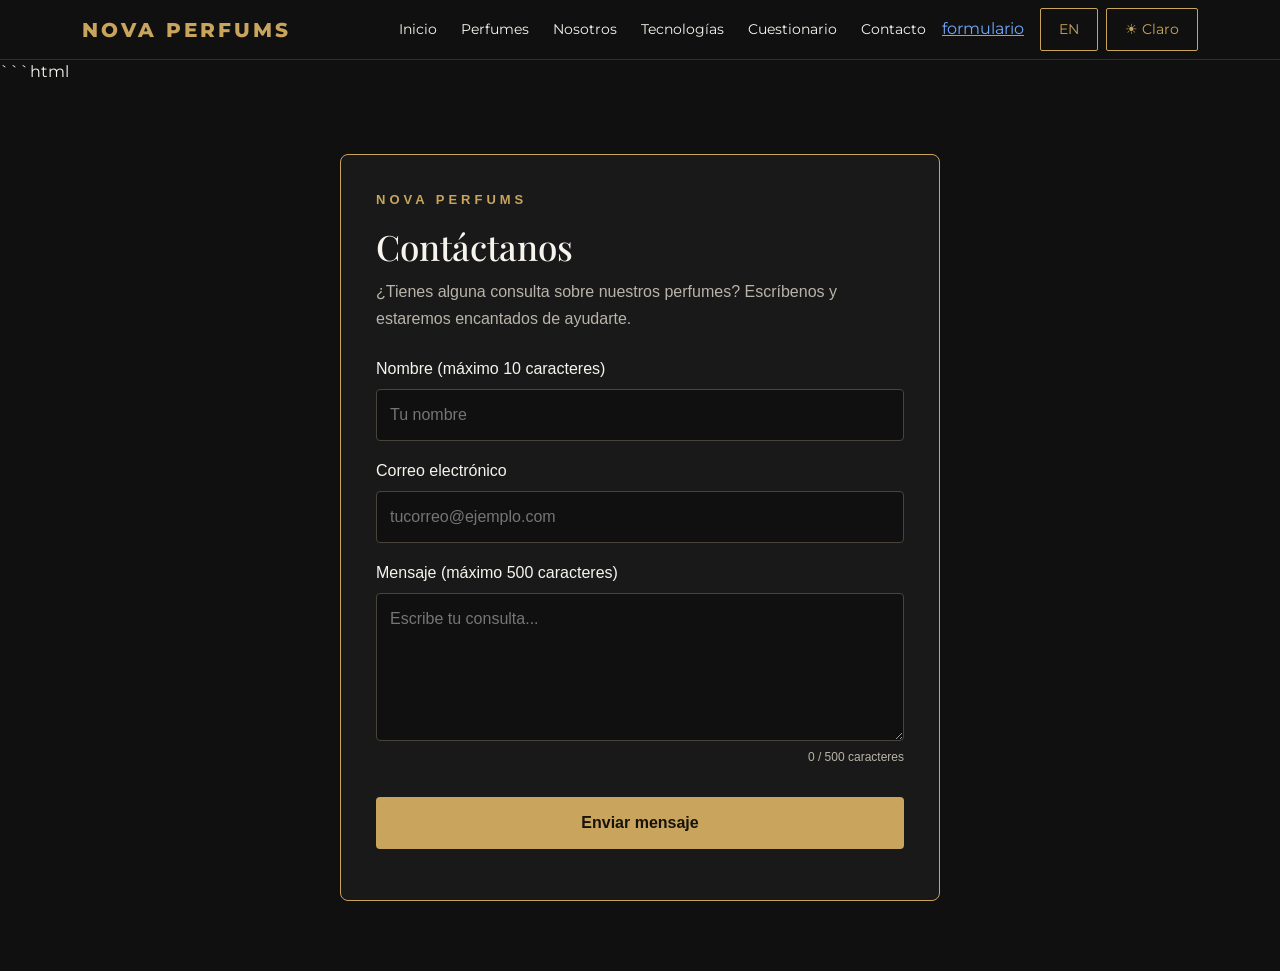
<file: formulario.html>
<!DOCTYPE html>
<html lang="es" data-bs-theme="dark">
<head>
  <meta charset="UTF-8">
  <meta name="viewport" content="width=device-width, initial-scale=1.0">

  <title>NOVA PERFUMS | Tu esencia, tu identidad</title>
  <meta name="description" content="Descubre perfumes elegantes, modernos y únicos en NOVA PERFUMS.">

  <!-- Bootstrap -->
  <link href="https://cdn.jsdelivr.net/npm/bootstrap@5.3.3/dist/css/bootstrap.min.css" rel="stylesheet">

  <!-- Tipografías -->
  <link href="https://fonts.googleapis.com/css2?family=Montserrat:wght@400;500;600;700;800&family=Playfair+Display:wght@500;600;700&display=swap" rel="stylesheet">

  <style>
    :root {
      --gold: #c9a45c;
      --gold-light: #e8d3a0;
      --bg: #101010;
      --surface: #191919;
      --text: #f7f4ee;
      --muted: #b9b4aa;
      --border: #33302a;
    }

    * {
      box-sizing: border-box;
      scroll-behavior: smooth;
    }

    body {
      margin: 0;
      font-family: 'Montserrat', sans-serif;
      background: var(--bg);
      color: var(--text);
      transition: background .3s, color .3s;
    }

    body.light-mode {
      --bg: #f7f4ee;
      --surface: #ffffff;
      --text: #209be7;
      --muted: #686157;
      --border: #e5dfd3;
    }

    .navbar {
      background: var(--bg);
      border-bottom: 1px solid var(--border);
    }

    .navbar-brand {
      color: var(--gold) !important;
      font-weight: 800;
      letter-spacing: 3px;
    }

    .nav-link {
      color: var(--text) !important;
      font-size: .85rem;
    }

    .nav-link:hover,
    .gold {
      color: var(--gold) !important;
    }

    .btn-gold {
      background: var(--gold);
      color: #613f04;
      border: 1px solid var(--gold);
      border-radius: 2px;
      padding: 12px 22px;
      font-weight: 700;
      transition: .25s;
    }

    .btn-gold:hover {
      background: var(--gold-light);
      border-color: var(--gold-light);
      color: #7a6848;
      transform: translateY(-2px);
    }

    .btn-outline-gold {
      border: 1px solid var(--gold);
      color: var(--gold);
      border-radius: 2px;
      padding: 10px 18px;
    }

    .btn-outline-gold:hover {
      background: var(--gold);
      color: #17130c;
    }

    .hero {
      min-height: 610px;
      display: flex;
      align-items: center;
      background:
        linear-gradient(90deg, rgba(12,12,12,.96), rgba(12,12,12,.65), rgba(12,12,12,.1)),
        url('https://images.unsplash.com/photo-1541643600914-78b084683601?auto=format&fit=crop&w=1800&q=85')
        center/cover;
    }

    .hero-content {
      max-width: 650px;
      padding-top: 65px;
      padding-bottom: 65px;
    }

    .eyebrow {
      color: var(--gold);
      letter-spacing: 4px;
      font-size: .75rem;
      font-weight: 700;
      text-transform: uppercase;
    }

    h1, h2, h3, .serif {
      font-family: 'Playfair Display', serif;
    }

    .hero h1 {
      font-size: clamp(3rem, 7vw, 5.6rem);
      line-height: 1.05;
      margin: 20px 0;
    }

    .section {
      padding: 85px 0;
    }

    .section-title {
      font-size: clamp(2rem, 4vw, 3.2rem);
      margin: 12px 0;
    }

    .muted {
      color: var(--muted);
      line-height: 1.8;
    }

    .product-card {
      background: var(--surface);
      border: 1px solid var(--border);
      height: 100%;
      transition: transform .3s, border-color .3s;
    }

    .product-card:hover {
      transform: translateY(-7px);
      border-color: var(--gold);
    }

    .product-img {
      width: 100%;
      height: 280px;
      object-fit: cover;
      background: #24211b;
    }

    .product-info {
      padding: 22px;
    }

    .price {
      color: var(--gold);
      font-size: 1.25rem;
      font-weight: 700;
    }

    .tag {
      display: inline-block;
      border: 1px solid var(--gold);
      color: var(--gold);
      font-size: .7rem;
      letter-spacing: 1px;
      padding: 5px 9px;
      text-transform: uppercase;
    }

    .feature {
      padding: 28px;
      height: 100%;
      background: var(--surface);
      border: 1px solid var(--border);
    }

    .feature-icon {
      font-size: 2rem;
      color: var(--gold);
      margin-bottom: 15px;
    }

    .about-box {
      background: var(--surface);
      border: 1px solid var(--border);
      padding: 35px;
    }

    .contact-input {
      background: var(--surface);
      color: var(--text);
      border: 1px solid var(--border);
      border-radius: 0;
      padding: 13px;
    }

    .contact-input:focus {
      background: var(--surface);
      color: var(--text);
      border-color: var(--gold);
      box-shadow: 0 0 0 .15rem rgba(201,164,92,.15);
    }

    .contact-input::placeholder {
      color: var(--muted);
    }

    .tech-card {
      background: var(--surface);
      border: 1px solid var(--border);
      padding: 24px;
      height: 100%;
    }

    pre {
      background: #171717;
      color: #e8d3a0;
      border: 1px solid #38342d;
      padding: 18px;
      overflow-x: auto;
      white-space: pre-wrap;
    }

    .quiz-option {
      display: block;
      width: 100%;
      text-align: left;
      padding: 13px;
      margin: 8px 0;
      border: 1px solid var(--border);
      background: var(--surface);
      color: var(--text);
      border-radius: 3px;
    }

    .quiz-option:hover {
      border-color: var(--gold);
    }

    .quiz-option.selected {
      border: 2px solid var(--gold);
    }

    .quiz-option.correct {
      border-color: #218838;
    }

    .quiz-option.wrong {
      border-color: #dc3545;
    }

    .carousel-item img {
      height: 390px;
      width: 100%;
      object-fit: cover;
      filter: brightness(.72);
    }

    .carousel-caption {
      bottom: 25%;
    }

    footer {
      padding: 45px 0;
      border-top: 1px solid var(--border);
      background: var(--surface);
    }

    .form-message {
      min-height: 25px;
    }

    .fade-up {
      opacity: 0;
      transform: translateY(20px);
      transition: opacity .7s ease, transform .7s ease;
    }

    .fade-up.visible {
      opacity: 1;
      transform: translateY(0);
    }

    @media (max-width: 768px) {
      .hero {
        min-height: 520px;
        background-position: 60% center;
      }

      .hero-content {
        padding-top: 60px;
      }

      .section {
        padding: 60px 0;
      }

      .product-img {
        height: 240px;
      }
    }

    @media (prefers-reduced-motion: reduce) {
      *, *::before, *::after {
        scroll-behavior: auto !important;
        transition-duration: .01ms !important;
        animation-duration: .01ms !important;
      }
    }
  </style>
</head>

<body>

<!-- NAVEGACIÓN -->
<nav class="navbar navbar-expand-lg sticky-top">
  <div class="container">
    <a class="navbar-brand" href="#inicio">NOVA PERFUMS</a>

    <button class="navbar-toggler btn-outline-gold" type="button"
      data-bs-toggle="collapse" data-bs-target="#menu"
      aria-label="Abrir menú">
      ☰
    </button>

    <div class="collapse navbar-collapse" id="menu">
      <ul class="navbar-nav ms-auto align-items-lg-center gap-lg-2">
        <li class="nav-item"><a class="nav-link" href="#index" data-i18n="navHome">Inicio</a></li>
        <li class="nav-item"><a class="nav-link" href="#perfuemes" data-i18n="navProducts">Perfumes</a></li>
        <li class="nav-item"><a class="nav-link" href="#nosotros" data-i18n="navAbout">Nosotros</a></li>
        <li class="nav-item"><a class="nav-link" href="#tecnologias" data-i18n="navTech">Tecnologías</a></li>
        <li class="nav-item"><a class="nav-link" href="#cuestionario" data-i18n="navQuiz">Cuestionario</a></li>
        <li class="nav-item"><a class="nav-link" href="#contacto" data-i18n="navContact">Contacto</a></li>
        <li><a href="formulario.html">formulario</a></li>
      </ul>

      <div class="d-flex gap-2 ms-lg-3 my-3 my-lg-0">
        <button class="btn btn-outline-gold btn-sm" id="languageButton"
          type="button" aria-label="Cambiar idioma">EN</button>
        <button class="btn btn-outline-gold btn-sm" id="themeButton"
          type="button">☀ Claro</button>
      </div>
    </div>
  </div>
</nav>

```html
<!-- FORMULARIO DE CONTACTO NOVA PERFUMS -->
<section id="contacto" class="nova-contact">
  <div class="contact-container">
    <p class="contact-label">NOVA PERFUMS</p>
    <h2>Contáctanos</h2>
    <p class="contact-description">
      ¿Tienes alguna consulta sobre nuestros perfumes?
      Escríbenos y estaremos encantados de ayudarte.
    </p>

    <form id="discordForm">
      <label for="nombre">Nombre (máximo 10 caracteres)</label>
      <input
        type="text"
        id="nombre"
        maxlength="10"
        placeholder="Tu nombre"
        required
      >

      <label for="correo">Correo electrónico</label>
      <input
        type="email"
        id="correo"
        placeholder="tucorreo@ejemplo.com"
        required
      >

      <label for="mensaje">Mensaje (máximo 500 caracteres)</label>
      <textarea
        id="mensaje"
        maxlength="500"
        rows="5"
        placeholder="Escribe tu consulta..."
        required
      ></textarea>

      <p id="contador">0 / 500 caracteres</p>

      <button type="submit" id="enviar">
        Enviar mensaje
      </button>

      <p id="resultado" role="status" aria-live="polite"></p>
    </form>
  </div>
</section>

<style>
.nova-contact {
  background: #101010;
  color: #f7f4ee;
  padding: 70px 20px;
  font-family: Arial, sans-serif;
}

.contact-container {
  max-width: 600px;
  margin: auto;
  padding: 35px;
  background: #191919;
  border: 1px solid #c9a45c;
  border-radius: 8px;
}

.contact-label {
  color: #c9a45c;
  letter-spacing: 4px;
  font-weight: bold;
  font-size: 13px;
}

.contact-container h2 {
  font-size: 35px;
  margin: 10px 0;
}

.contact-description {
  color: #b9b4aa;
  line-height: 1.7;
  margin-bottom: 25px;
}

#discordForm label {
  display: block;
  margin: 18px 0 8px;
}

#discordForm input,
#discordForm textarea {
  display: block;
  width: 100%;
  padding: 13px;
  background: #101010;
  color: white;
  border: 1px solid #49443a;
  border-radius: 4px;
  font: inherit;
}

#discordForm input:focus,
#discordForm textarea:focus {
  outline: 1px solid #c9a45c;
  border-color: #c9a45c;
}

#contador {
  text-align: right;
  color: #b9b4aa;
  font-size: 12px;
  margin-top: 7px;
}

#enviar {
  width: 100%;
  margin-top: 15px;
  padding: 14px;
  background: #c9a45c;
  color: #17130c;
  border: none;
  border-radius: 4px;
  font-weight: bold;
  cursor: pointer;
}

#enviar:hover {
  background: #e8d3a0;
}

#enviar:disabled {
  opacity: 0.6;
  cursor: wait;
}

#resultado {
  margin-top: 15px;
  line-height: 1.5;
}
</style>

<script>
const form = document.getElementById("discordForm");
const mensaje = document.getElementById("mensaje");
const contador = document.getElementById("contador");
const resultado = document.getElementById("resultado");
const boton = document.getElementById("enviar");

// Pega aquí la URL de tu webhook.
// Para una página publicada, es más seguro usar un servidor.
const DISCORD_WEBHOOK_URL = "https://discord.com/api/webhooks/1557797442685108307/QG9qa1MjJCVO4gwV-UQ7O72mia28PEFImbSE2ZvlEj4gkQn6QsO7xhnBJ6qlQJaZwbzg";

mensaje.addEventListener("input", () => {
  contador.textContent = `${mensaje.value.length} / 500 caracteres`;
});

form.addEventListener("submit", async (event) => {
  event.preventDefault();

  const nombre = document.getElementById("nombre").value.trim();
  const correo = document.getElementById("correo").value.trim();
  const texto = mensaje.value.trim();

  resultado.style.color = "#ff7777";

  if (!nombre || !correo || !texto) {
    resultado.textContent = "Completa todos los campos.";
    return;
  }

  if (nombre.length > 10) {
    resultado.textContent = "El nombre no puede superar 10 caracteres.";
    return;
  }

  if (!/^[^\s@]+@[^\s@]+\.[^\s@]+$/.test(correo)) {
    resultado.textContent = "Escribe un correo electrónico válido.";
    return;
  }

  if (texto.length > 500) {
    resultado.textContent = "El mensaje no puede superar 500 caracteres.";
    return;
  }

  if (
    !DISCORD_WEBHOOK_URL.startsWith("https://discord.com/api/webhooks/") ||
    DISCORD_WEBHOOK_URL === "PEGA_AQUI_TU_WEBHOOK"
  ) {
    resultado.textContent = "Primero debes configurar el webhook.";
    return;
  }

  boton.disabled = true;
  boton.textContent = "Enviando...";

  try {
    const respuesta = await fetch(DISCORD_WEBHOOK_URL, {
      method: "POST",
      headers: {
        "Content-Type": "application/json"
      },
      body: JSON.stringify({
        allowed_mentions: { parse: [] },
        embeds: [{
          title: "Nuevo mensaje - NOVA PERFUMS",
          color: 13280348,
          fields: [
            { name: "Nombre", value: nombre },
            { name: "Correo", value: correo },
            { name: "Mensaje", value: texto }
          ],
          footer: { text: "Formulario de contacto de NOVA PERFUMS" },
          timestamp: new Date().toISOString()
        }]
      })
    });

    if (!respuesta.ok) {
      throw new Error("Discord no aceptó el mensaje.");
    }

    resultado.style.color = "#7ee0a0";
    resultado.textContent = "¡Mensaje enviado correctamente!";
    form.reset();
    contador.textContent = "0 / 500 caracteres";

  } catch (error) {
    resultado.style.color = "#ff7777";
    resultado.textContent =
      "No se pudo enviar. Revisa el webhook y la conexión. Si sigue fallando, puede ser un bloqueo del navegador.";
    console.error(error);
  } finally {
    boton.disabled = false;
    boton.textContent = "Enviar mensaje";
  }
});
</script>
</body>
</html>
</file>
